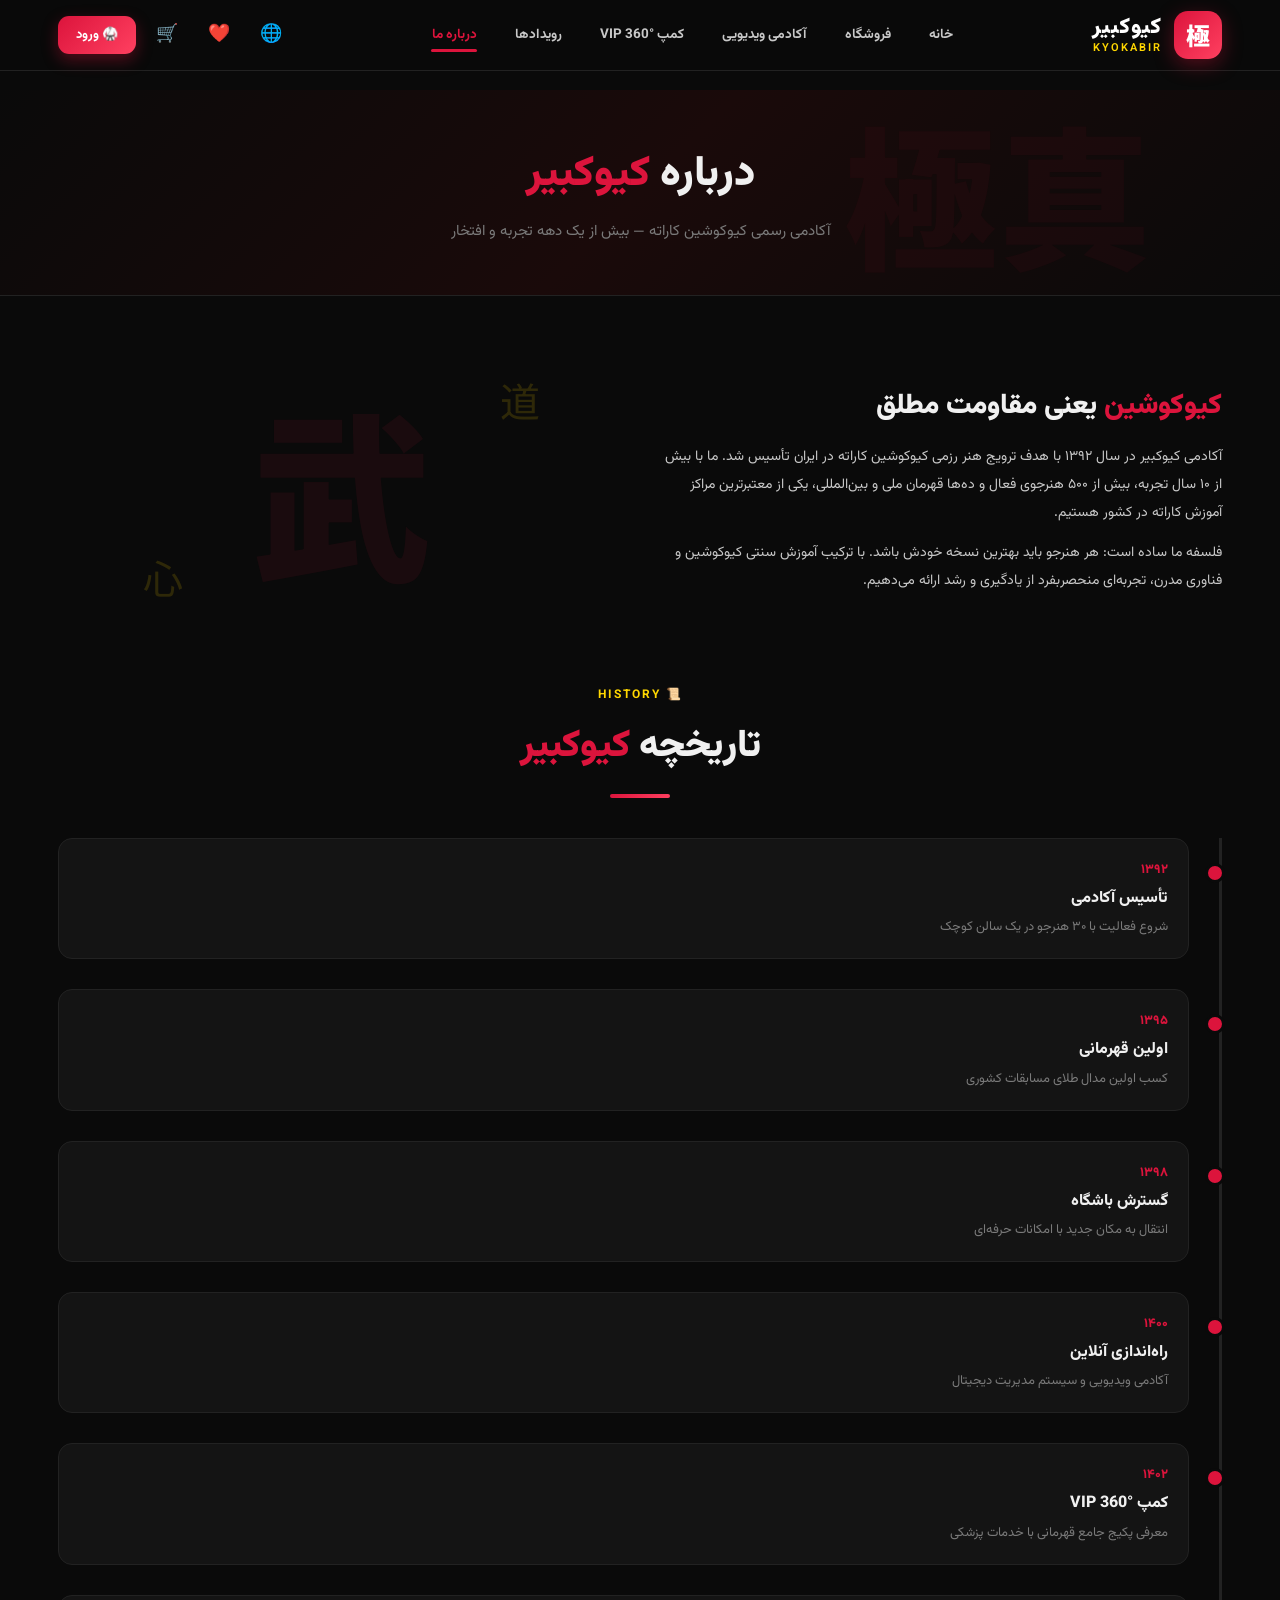
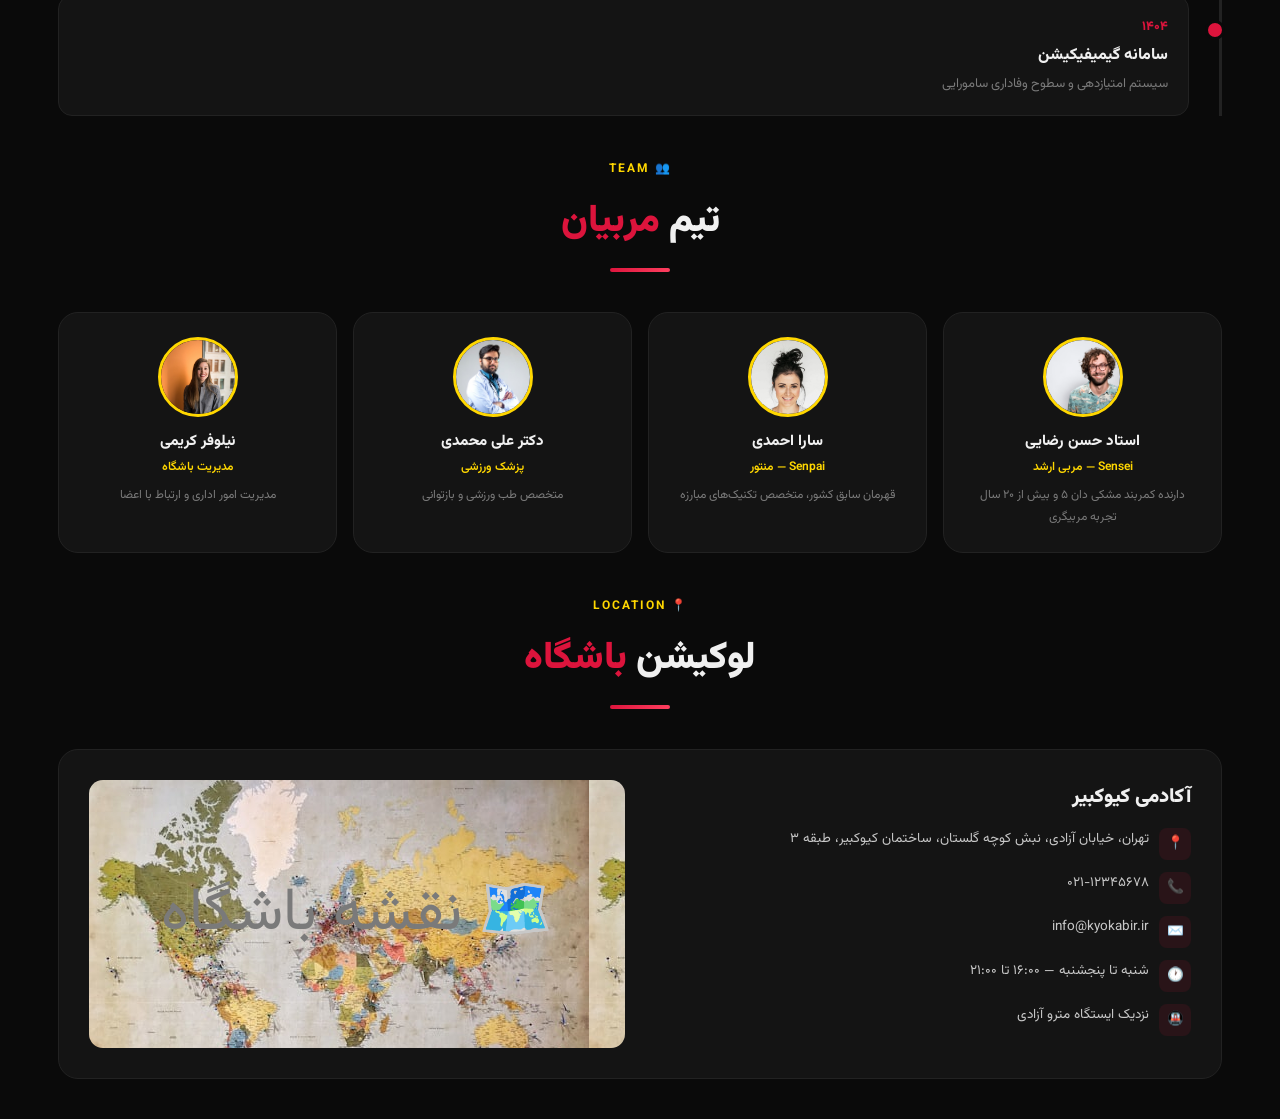
<file: about.html>
<!DOCTYPE html>
<html lang="fa" dir="rtl">
<head>
  <meta charset="UTF-8">
  <meta name="viewport" content="width=device-width, initial-scale=1.0">
  <title>درباره ما — KYOKABIR</title>
  <link rel="preconnect" href="https://fonts.googleapis.com">
  <link rel="preconnect" href="https://fonts.gstatic.com" crossorigin>
  <link href="https://fonts.googleapis.com/css2?family=Vazirmatn:wght@100..900&family=Noto+Sans+JP:wght@100..900&display=swap" rel="stylesheet">
  <link rel="stylesheet" href="css/style.css">
  <style>
    .about-top{margin-top:90px;padding:50px 0;text-align:center;background:linear-gradient(135deg,#0a0a0a,#1a0a0a,#0a0a0a);border-bottom:1px solid var(--line);position:relative;overflow:hidden;}
    .about-top::before{content:'極真';position:absolute;right:10%;top:50%;transform:translateY(-50%);font-size:clamp(80px,12vw,160px);font-family:var(--font-ja);color:rgba(220,20,60,.05);font-weight:900;}
    .about-top h1{font-size:clamp(28px,4vw,42px);font-weight:900;}
    .about-top .sub{color:var(--muted);margin-top:8px;}
    .about-sec{max-width:var(--maxw);margin-inline:auto;padding:40px 18px;}
    .about-intro{display:grid;grid-template-columns:1fr 1fr;gap:30px;align-items:center;margin-bottom:40px;}
    .about-intro .text h2{font-size:28px;font-weight:900;margin-bottom:12px;}
    .about-intro .text p{color:var(--ink2);font-size:14px;line-height:2;}
    .about-intro .visual{position:relative;display:grid;place-items:center;}
    .about-intro .visual .big{font-size:180px;font-family:var(--font-ja);color:rgba(220,20,60,.08);font-weight:900;}
    .about-intro .visual .kanji{position:absolute;font-size:40px;color:rgba(255,215,0,.15);font-family:var(--font-ja);}
    .about-intro .visual .kanji:nth-child(2){top:10%;right:15%;}
    .about-intro .visual .kanji:nth-child(3){bottom:10%;left:15%;}
    .timeline{position:relative;padding-right:30px;border-right:3px solid var(--line);margin:30px 0;}
    .timeline-item{position:relative;margin-bottom:30px;padding:20px;background:var(--bg-card);border:1px solid var(--line);border-radius:var(--r);}
    .timeline-item::before{content:'';position:absolute;right:-37px;top:24px;width:14px;height:14px;border-radius:50%;background:var(--red);border:3px solid var(--bg);box-shadow:var(--shadow-sm);}
    .timeline-item .year{font-size:13px;color:var(--red);font-weight:800;margin-bottom:4px;}
    .timeline-item h3{font-size:16px;font-weight:800;}
    .timeline-item p{font-size:13px;color:var(--muted);margin-top:4px;}
    .team-grid{display:grid;grid-template-columns:repeat(4,1fr);gap:16px;}
    .team-card{background:var(--bg-card);border:1px solid var(--line);border-radius:var(--r-lg);padding:24px;text-align:center;transition:.3s;}
    .team-card:hover{transform:translateY(-4px);box-shadow:var(--shadow);border-color:var(--line2);}
    .team-avatar{width:80px;height:80px;border-radius:50%;margin:0 auto 12px;background:var(--grad-red);display:grid;place-items:center;font-size:36px;border:3px solid var(--gold);}
    .team-card h3{font-size:15px;font-weight:800;}
    .team-card .role{font-size:12px;color:var(--gold);font-weight:600;margin-top:2px;}
    .team-card .bio{font-size:12px;color:var(--muted);margin-top:8px;line-height:1.8;}
    .location-card{background:var(--bg-card);border:1px solid var(--line);border-radius:var(--r-lg);padding:30px;display:grid;grid-template-columns:1fr 1fr;gap:30px;overflow:hidden;}
    .location-info h3{font-size:20px;font-weight:900;margin-bottom:14px;}
    .location-info .item{display:flex;gap:10px;margin-bottom:12px;font-size:13.5px;color:var(--ink2);}
    .location-info .item .ic{width:32px;height:32px;border-radius:8px;background:rgba(220,20,60,.1);color:var(--red);display:grid;place-items:center;flex-shrink:0;}
    .map-placeholder{background:var(--bg3);border-radius:var(--r);display:grid;place-items:center;font-size:60px;color:var(--muted);min-height:250px;}
    @media(max-width:760px){.about-intro{grid-template-columns:1fr;}.team-grid{grid-template-columns:repeat(2,1fr);}.location-card{grid-template-columns:1fr;}}
  </style>
</head>
<body>

<header class="site-header">
  <div class="container header-inner">
    <a href="index.html" class="logo"><div class="logo-icon">極</div><div class="logo-text"><div class="brand">کیوکبیر</div><div class="sub">KYOKABIR</div></div></a>
    <nav><a href="index.html">خانه</a><a href="shop.html">فروشگاه</a><a href="videos.html">آکادمی ویدیویی</a><a href="vip.html">کمپ VIP 360°</a><a href="events.html">رویدادها</a><a href="about.html" class="active">درباره ما</a></nav>
    <div class="header-actions"><button class="h-btn" onclick="KBA.toggleLang()">🌐</button><button class="h-btn">❤️<span class="badge fav-badge" style="display:none">0</span></button><button class="h-btn cart-btn">🛒<span class="badge cart-badge">0</span></button><button class="login-btn" onclick="KBA.showLogin()">🥋 ورود</button></div>
  </div>
</header>

<div class="about-top">
  <div class="container">
    <h1>درباره <span style="color:var(--red)">کیوکبیر</span></h1>
    <p class="sub">آکادمی رسمی کیوکوشین کاراته — بیش از یک دهه تجربه و افتخار</p>
  </div>
</div>

<div class="about-sec">
  <div class="about-intro">
    <div class="text">
      <h2><span style="color:var(--red)">کیوکوشین</span> یعنی مقاومت مطلق</h2>
      <p>آکادمی کیوکبیر در سال ۱۳۹۲ با هدف ترویج هنر رزمی کیوکوشین کاراته در ایران تأسیس شد. ما با بیش از ۱۰ سال تجربه، بیش از ۵۰۰ هنرجوی فعال و ده‌ها قهرمان ملی و بین‌المللی، یکی از معتبرترین مراکز آموزش کاراته در کشور هستیم.</p>
      <p style="margin-top:12px">فلسفه ما ساده است: هر هنرجو باید بهترین نسخه خودش باشد. با ترکیب آموزش سنتی کیوکوشین و فناوری مدرن، تجربه‌ای منحصربفرد از یادگیری و رشد ارائه می‌دهیم.</p>
    </div>
    <div class="visual">
      <div class="big">武</div>
      <div class="kanji">道</div>
      <div class="kanji">心</div>
    </div>
  </div>

  <!-- HISTORY -->
  <div class="section-head">
    <div class="eyebrow">📜 HISTORY</div>
    <h2>تاریخچه <span style="color:var(--red)">کیوکبیر</span></h2>
    <div class="deco-line"></div>
  </div>
  <div class="timeline">
    <div class="timeline-item"><div class="year">۱۳۹۲</div><h3>تأسیس آکادمی</h3><p>شروع فعالیت با ۳۰ هنرجو در یک سالن کوچک</p></div>
    <div class="timeline-item"><div class="year">۱۳۹۵</div><h3>اولین قهرمانی</h3><p>کسب اولین مدال طلای مسابقات کشوری</p></div>
    <div class="timeline-item"><div class="year">۱۳۹۸</div><h3>گسترش باشگاه</h3><p>انتقال به مکان جدید با امکانات حرفه‌ای</p></div>
    <div class="timeline-item"><div class="year">۱۴۰۰</div><h3>راه‌اندازی آنلاین</h3><p>آکادمی ویدیویی و سیستم مدیریت دیجیتال</p></div>
    <div class="timeline-item"><div class="year">۱۴۰۲</div><h3>کمپ VIP 360°</h3><p>معرفی پکیج جامع قهرمانی با خدمات پزشکی</p></div>
    <div class="timeline-item"><div class="year">۱۴۰۴</div><h3>سامانه گیمیفیکیشن</h3><p>سیستم امتیازدهی و سطوح وفاداری سامورایی</p></div>
  </div>

  <!-- TEAM -->
  <div class="section-head" style="margin-top:40px">
    <div class="eyebrow">👥 TEAM</div>
    <h2>تیم <span style="color:var(--red)">مربیان</span></h2>
    <div class="deco-line"></div>
  </div>
  <div class="team-grid" id="teamGrid"></div>

  <!-- LOCATION -->
  <div class="section-head" style="margin-top:40px">
    <div class="eyebrow">📍 LOCATION</div>
    <h2>لوکیشن <span style="color:var(--red)">باشگاه</span></h2>
    <div class="deco-line"></div>
  </div>
  <div class="location-card">
    <div class="location-info">
      <h3>آکادمی کیوکبیر</h3>
      <div class="item"><div class="ic">📍</div><div>تهران، خیابان آزادی، نبش کوچه گلستان، ساختمان کیوکبیر، طبقه ۳</div></div>
      <div class="item"><div class="ic">📞</div><div>۰۲۱-۱۲۳۴۵۶۷۸</div></div>
      <div class="item"><div class="ic">✉️</div><div>info@kyokabir.ir</div></div>
      <div class="item"><div class="ic">🕐</div><div>شنبه تا پنجشنبه — ۱۶:۰۰ تا ۲۱:۰۰</div></div>
      <div class="item"><div class="ic">🚇</div><div>نزدیک ایستگاه مترو آزادی</div></div>
    </div>
    <div class="map-placeholder" style="background-image:url('images/u-1524661135-423995f22d0b.jpg')">🗺️ نقشه باشگاه</div>
  </div>
</div>

<!-- AUTH MODAL -->
<div class="modal-overlay" id="authModal">
  <div class="modal" style="position:relative"><button class="close" onclick="KBA.closeLogin()">✕</button><div class="modal-icon">🥋</div><h3>ورود به حساب کاربری</h3><p>شماره موبایل خود را وارد کنید</p><div class="input-group"><input type="tel" placeholder="۰۹۱۲۳۴۵۶۷۸۹" maxlength="11"><label>شماره موبایل</label></div><button class="btn btn-red" style="width:100%" onclick="KBA.toast('کد تایید ارسال شد')">ارسال کد تایید</button><div style="margin-top:20px;border-top:1px solid var(--line);padding-top:16px"><div class="otp-row"><input type="text" class="otp-box" maxlength="1"><input type="text" class="otp-box" maxlength="1"><input type="text" class="otp-box" maxlength="1"><input type="text" class="otp-box" maxlength="1"><input type="text" class="otp-box" maxlength="1"></div><button class="btn btn-red" style="width:100%" onclick="KBA.closeLogin();KBA.toast('ورود موفق!')">تایید و ورود</button></div></div>
</div>
<div class="toast-zone"></div>
<button class="back-top" onclick="window.scrollTo({top:0,behavior:'smooth'})">↑</button>

<script src="js/data.js"></script>
<script src="js/i18n.js"></script>
<script src="js/main.js"></script>
</body>
</html>
</file>
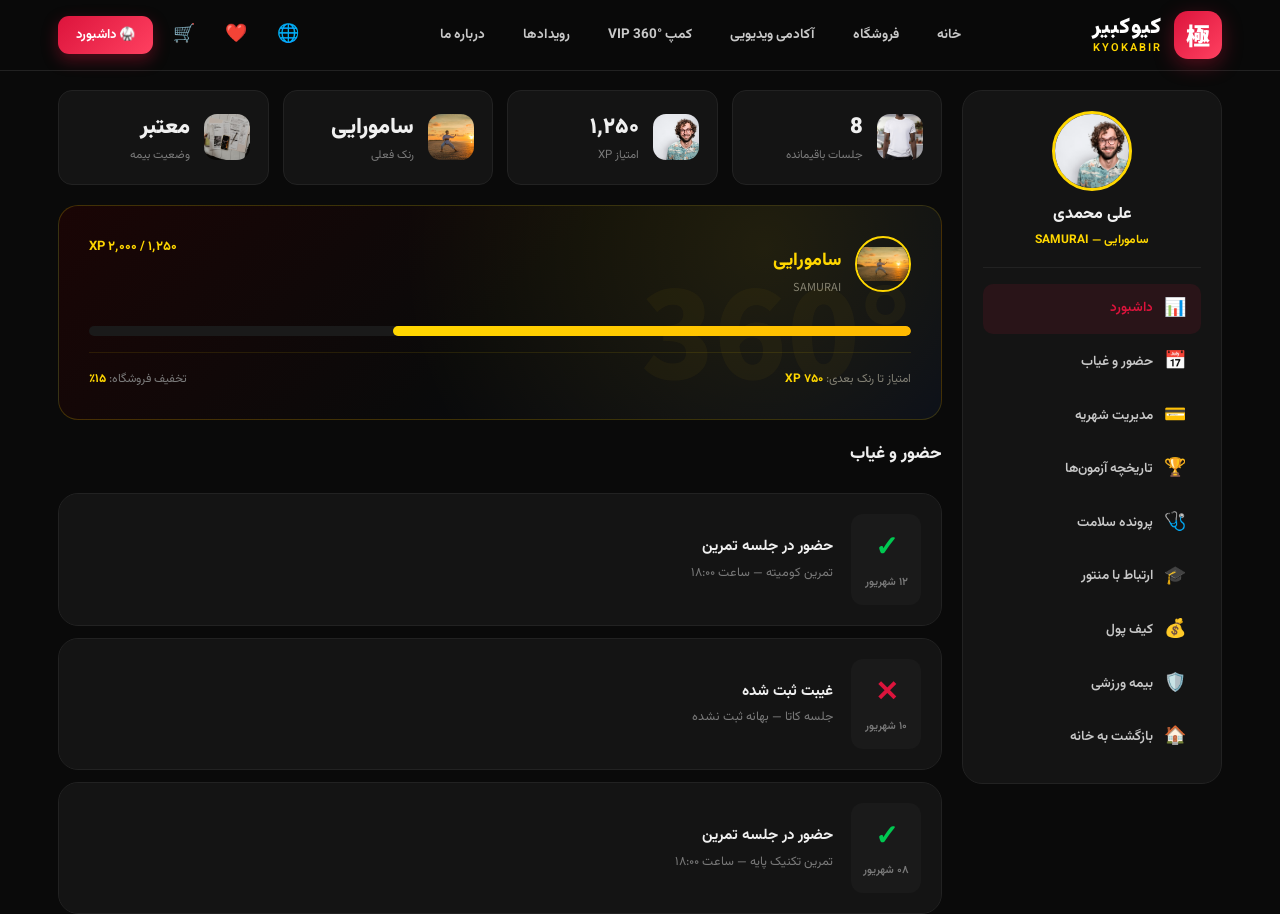
<file: dashboard.html>
<!DOCTYPE html>
<html lang="fa" dir="rtl">
<head>
  <meta charset="UTF-8">
  <meta name="viewport" content="width=device-width, initial-scale=1.0">
  <title>داشبورد هنرجو — KYOKABIR</title>
  <link rel="preconnect" href="https://fonts.googleapis.com">
  <link rel="preconnect" href="https://fonts.gstatic.com" crossorigin>
  <link href="https://fonts.googleapis.com/css2?family=Vazirmatn:wght@100..900&family=Noto+Sans+JP:wght@100..900&display=swap" rel="stylesheet">
  <link rel="stylesheet" href="css/style.css">
</head>
<body>

<header class="site-header">
  <div class="container header-inner">
    <a href="index.html" class="logo"><div class="logo-icon">極</div><div class="logo-text"><div class="brand">کیوکبیر</div><div class="sub">KYOKABIR</div></div></a>
    <nav><a href="index.html">خانه</a><a href="shop.html">فروشگاه</a><a href="videos.html">آکادمی ویدیویی</a><a href="vip.html">کمپ VIP 360°</a><a href="events.html">رویدادها</a><a href="about.html">درباره ما</a></nav>
    <div class="header-actions"><button class="h-btn" onclick="KBA.toggleLang()">🌐</button><button class="h-btn">❤️<span class="badge fav-badge" style="display:none">0</span></button><button class="h-btn cart-btn">🛒<span class="badge cart-badge">0</span></button><button class="login-btn" onclick="KBA.showLogin()">🥋 داشبورد</button></div>
  </div>
</header>

<div class="container dash-layout">
  <aside class="dash-sidebar">
    <div class="dash-user">
      <div class="dash-avatar"><img src="images/u-1568602471122-7832951cc4c5.jpg" alt="علی محمدی"></div>
      <div class="dash-name">علی محمدی</div>
      <div class="dash-rank">سامورایی — SAMURAI</div>
    </div>
    <ul class="dash-nav">
      <li><a href="#" class="active"><span class="ic">📊</span>داشبورد</a></li>
      <li><a href="#"><span class="ic">📅</span>حضور و غیاب</a></li>
      <li><a href="#"><span class="ic">💳</span>مدیریت شهریه</a></li>
      <li><a href="#"><span class="ic">🏆</span>تاریخچه آزمون‌ها</a></li>
      <li><a href="#"><span class="ic">🩺</span>پرونده سلامت</a></li>
      <li><a href="#"><span class="ic">🎓</span>ارتباط با منتور</a></li>
      <li><a href="#"><span class="ic">💰</span>کیف پول</a></li>
      <li><a href="#"><span class="ic">🛡️</span>بیمه ورزشی</a></li>
      <li><a href="index.html"><span class="ic">🏠</span>بازگشت به خانه</a></li>
    </ul>
  </aside>
  <div class="dash-main"></div>
</div>

<!-- AUTH MODAL -->
<div class="modal-overlay" id="authModal">
  <div class="modal" style="position:relative"><button class="close" onclick="KBA.closeLogin()">✕</button><div class="modal-icon">🥋</div><h3>ورود به حساب کاربری</h3><p>شماره موبایل خود را وارد کنید</p><div class="input-group"><input type="tel" placeholder="۰۹۱۲۳۴۵۶۷۸۹" maxlength="11"><label>شماره موبایل</label></div><button class="btn btn-red" style="width:100%" onclick="KBA.toast('کد تایید ارسال شد')">ارسال کد تایید</button><div style="margin-top:20px;border-top:1px solid var(--line);padding-top:16px"><div class="otp-row"><input type="text" class="otp-box" maxlength="1"><input type="text" class="otp-box" maxlength="1"><input type="text" class="otp-box" maxlength="1"><input type="text" class="otp-box" maxlength="1"><input type="text" class="otp-box" maxlength="1"></div><button class="btn btn-red" style="width:100%" onclick="KBA.closeLogin();KBA.toast('ورود موفق!')">تایید و ورود</button></div></div>
</div>
<div class="toast-zone"></div>
<button class="back-top" onclick="window.scrollTo({top:0,behavior:'smooth'})">↑</button>

<script src="js/data.js"></script>
<script src="js/i18n.js"></script>
<script src="js/main.js"></script>
</body>
</html>
</file>
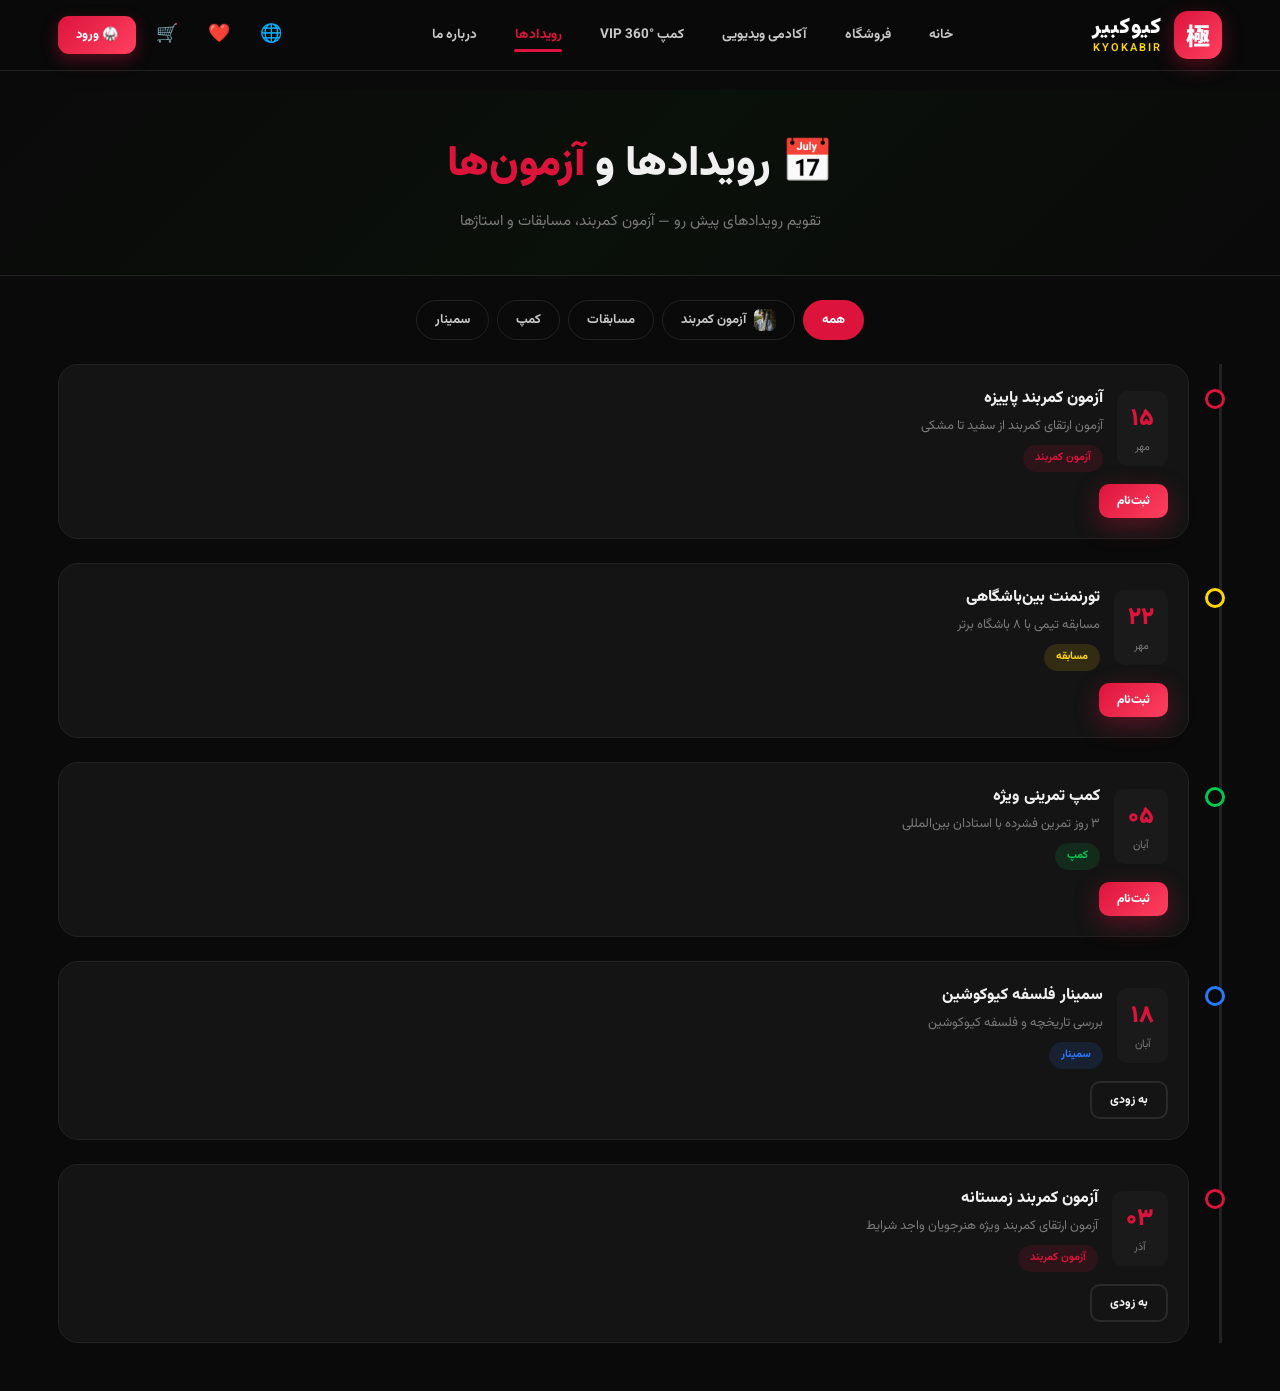
<file: events.html>
<!DOCTYPE html>
<html lang="fa" dir="rtl">
<head>
  <meta charset="UTF-8">
  <meta name="viewport" content="width=device-width, initial-scale=1.0">
  <title>رویدادها و آزمون‌ها — KYOKABIR</title>
  <link rel="preconnect" href="https://fonts.googleapis.com">
  <link rel="preconnect" href="https://fonts.gstatic.com" crossorigin>
  <link href="https://fonts.googleapis.com/css2?family=Vazirmatn:wght@100..900&family=Noto+Sans+JP:wght@100..900&display=swap" rel="stylesheet">
  <link rel="stylesheet" href="css/style.css">
  <style>
    .evt-top{margin-top:90px;padding:40px 0;text-align:center;background:linear-gradient(135deg,#0a0a0a,#0a100a,#0a0a0a);border-bottom:1px solid var(--line);}
    .evt-top h1{font-size:clamp(28px,4vw,42px);font-weight:900;}
    .evt-top .sub{color:var(--muted);margin-top:8px;}
    .evt-content{max-width:var(--maxw);margin-inline:auto;padding:24px 18px;}
    .evt-tabs{display:flex;gap:8px;justify-content:center;flex-wrap:wrap;margin-bottom:24px;}
    .evt-tab{padding:8px 18px;border-radius:99px;font-size:13px;font-weight:700;border:1px solid var(--line);background:transparent;color:var(--ink2);transition:.2s;cursor:pointer;}
    .evt-tab:hover{border-color:var(--red);color:var(--red);}
    .evt-tab.active{background:var(--red);color:#fff;border-color:var(--red);}
    .evt-timeline{position:relative;padding-right:30px;border-right:3px solid var(--line);margin-top:20px;}
    .tl-item{position:relative;margin-bottom:24px;padding:20px;background:var(--bg-card);border:1px solid var(--line);border-radius:var(--r-lg);transition:.3s;}
    .tl-item:hover{border-color:var(--line2);box-shadow:var(--shadow);}
    .tl-item::before{content:'';position:absolute;right:-37px;top:24px;width:14px;height:14px;border-radius:50%;border:3px solid;background:var(--bg);box-shadow:var(--shadow-sm);}
    .tl-item.exam::before{border-color:var(--red);}
    .tl-item.competition::before{border-color:var(--gold);}
    .tl-item.camp::before{border-color:var(--green);}
    .tl-item.seminar::before{border-color:var(--blue);}
    .tl-header{display:flex;align-items:center;gap:14px;flex-wrap:wrap;}
    .tl-date{background:var(--bg3);border-radius:10px;padding:8px 14px;text-align:center;flex-shrink:0;}
    .tl-date .day{font-size:24px;font-weight:900;color:var(--red);}
    .tl-date .month{font-size:11px;color:var(--muted);}
    .tl-info{flex:1;}
    .tl-info h3{font-size:16px;font-weight:800;}
    .tl-info p{font-size:13px;color:var(--muted);margin-top:3px;}
    .tl-tag{display:inline-flex;padding:4px 12px;border-radius:99px;font-size:11px;font-weight:700;margin-top:8px;}
    .tl-tag.exam{background:rgba(220,20,60,.12);color:var(--red);}
    .tl-tag.competition{background:rgba(255,215,0,.12);color:var(--gold);}
    .tl-tag.camp{background:rgba(0,200,81,.12);color:var(--green);}
    .tl-tag.seminar{background:rgba(41,121,255,.12);color:var(--blue);}
    .tl-action{display:flex;gap:8px;margin-top:12px;}
    .tl-action .btn{padding:8px 18px;font-size:12px;border-radius:10px;}
    .evt-tab{display:inline-flex;align-items:center;gap:8px;}
    .evt-tab .tab-ic{width:22px;height:22px;border-radius:6px;background-size:cover;background-position:center;display:inline-block;flex-shrink:0;}
    @media(max-width:760px){.evt-timeline{padding-right:10px;border-right:none;}.tl-item::before{display:none;}}
  </style>
</head>
<body>

<header class="site-header">
  <div class="container header-inner">
    <a href="index.html" class="logo"><div class="logo-icon">極</div><div class="logo-text"><div class="brand">کیوکبیر</div><div class="sub">KYOKABIR</div></div></a>
    <nav><a href="index.html">خانه</a><a href="shop.html">فروشگاه</a><a href="videos.html">آکادمی ویدیویی</a><a href="vip.html">کمپ VIP 360°</a><a href="events.html" class="active">رویدادها</a><a href="about.html">درباره ما</a></nav>
    <div class="header-actions"><button class="h-btn" onclick="KBA.toggleLang()">🌐</button><button class="h-btn">❤️<span class="badge fav-badge" style="display:none">0</span></button><button class="h-btn cart-btn">🛒<span class="badge cart-badge">0</span></button><button class="login-btn" onclick="KBA.showLogin()">🥋 ورود</button></div>
  </div>
</header>

<div class="evt-top">
  <div class="container">
    <h1>📅 رویدادها و <span style="color:var(--red)">آزمون‌ها</span></h1>
    <p class="sub">تقویم رویدادهای پیش رو — آزمون کمربند، مسابقات و استاژها</p>
  </div>
</div>

<div class="evt-content">
  <div class="evt-tabs">
    <button class="evt-tab active" onclick="filterEvt('all',this)">همه</button>
    <button class="evt-tab" onclick="filterEvt('exam',this)"><span class="tab-ic" style="background-image:url('images/u-1560631820-7f68897fd447.jpg')"></span>آزمون کمربند</button>
    <button class="evt-tab" onclick="filterEvt('competition',this)">مسابقات</button>
    <button class="evt-tab" onclick="filterEvt('camp',this)">کمپ</button>
    <button class="evt-tab" onclick="filterEvt('seminar',this)">سمینار</button>
  </div>
  <div class="evt-timeline" id="evtTimeline"></div>
</div>

<!-- AUTH MODAL -->
<div class="modal-overlay" id="authModal">
  <div class="modal" style="position:relative"><button class="close" onclick="KBA.closeLogin()">✕</button><div class="modal-icon">🥋</div><h3>ورود به حساب کاربری</h3><p>شماره موبایل خود را وارد کنید</p><div class="input-group"><input type="tel" placeholder="۰۹۱۲۳۴۵۶۷۸۹" maxlength="11"><label>شماره موبایل</label></div><button class="btn btn-red" style="width:100%" onclick="KBA.toast('کد تایید ارسال شد')">ارسال کد تایید</button><div style="margin-top:20px;border-top:1px solid var(--line);padding-top:16px"><div class="otp-row"><input type="text" class="otp-box" maxlength="1"><input type="text" class="otp-box" maxlength="1"><input type="text" class="otp-box" maxlength="1"><input type="text" class="otp-box" maxlength="1"><input type="text" class="otp-box" maxlength="1"></div><button class="btn btn-red" style="width:100%" onclick="KBA.closeLogin();KBA.toast('ورود موفق!')">تایید و ورود</button></div></div>
</div>
<div class="toast-zone"></div>
<button class="back-top" onclick="window.scrollTo({top:0,behavior:'smooth'})">↑</button>

<script src="js/data.js"></script>
<script src="js/i18n.js"></script>
<script src="js/main.js"></script>
<script>
const typeLabels = { exam: 'آزمون کمربند', competition: 'مسابقه', camp: 'کمپ', seminar: 'سمینار' };
let evtFilter = 'all';

function filterEvt(type, btn) {
  evtFilter = type;
  $$('.evt-tab').forEach(b => b.classList.remove('active'));
  if (btn) btn.classList.add('active');
  renderEvents();
}

function renderEvents() {
  const list = evtFilter === 'all' ? EVENTS : EVENTS.filter(e => e.type === evtFilter);
  document.getElementById('evtTimeline').innerHTML = list.map(e => `
    <div class="tl-item ${e.type}">
      <div class="tl-header">
        <div class="tl-date"><div class="day">${e.day}</div><div class="month">${e.month}</div></div>
        <div class="tl-info">
          <h3>${L(e.title)}</h3>
          <p>${L(e.desc)}</p>
          <span class="tl-tag ${e.type}">${typeLabels[e.type]}</span>
        </div>
      </div>
      <div class="tl-action">
        ${e.reg ? `<button class="btn btn-red" onclick="KBA.toast('ثبت‌نام شد!')">ثبت‌نام</button>` : `<button class="btn btn-outline" disabled>به زودی</button>`}
      </div>
    </div>
  `).join('');
}

const $ = s => document.querySelector(s);
const $$ = s => document.querySelectorAll(s);

document.addEventListener('DOMContentLoaded', renderEvents);
</script>
</body>
</html>
</file>
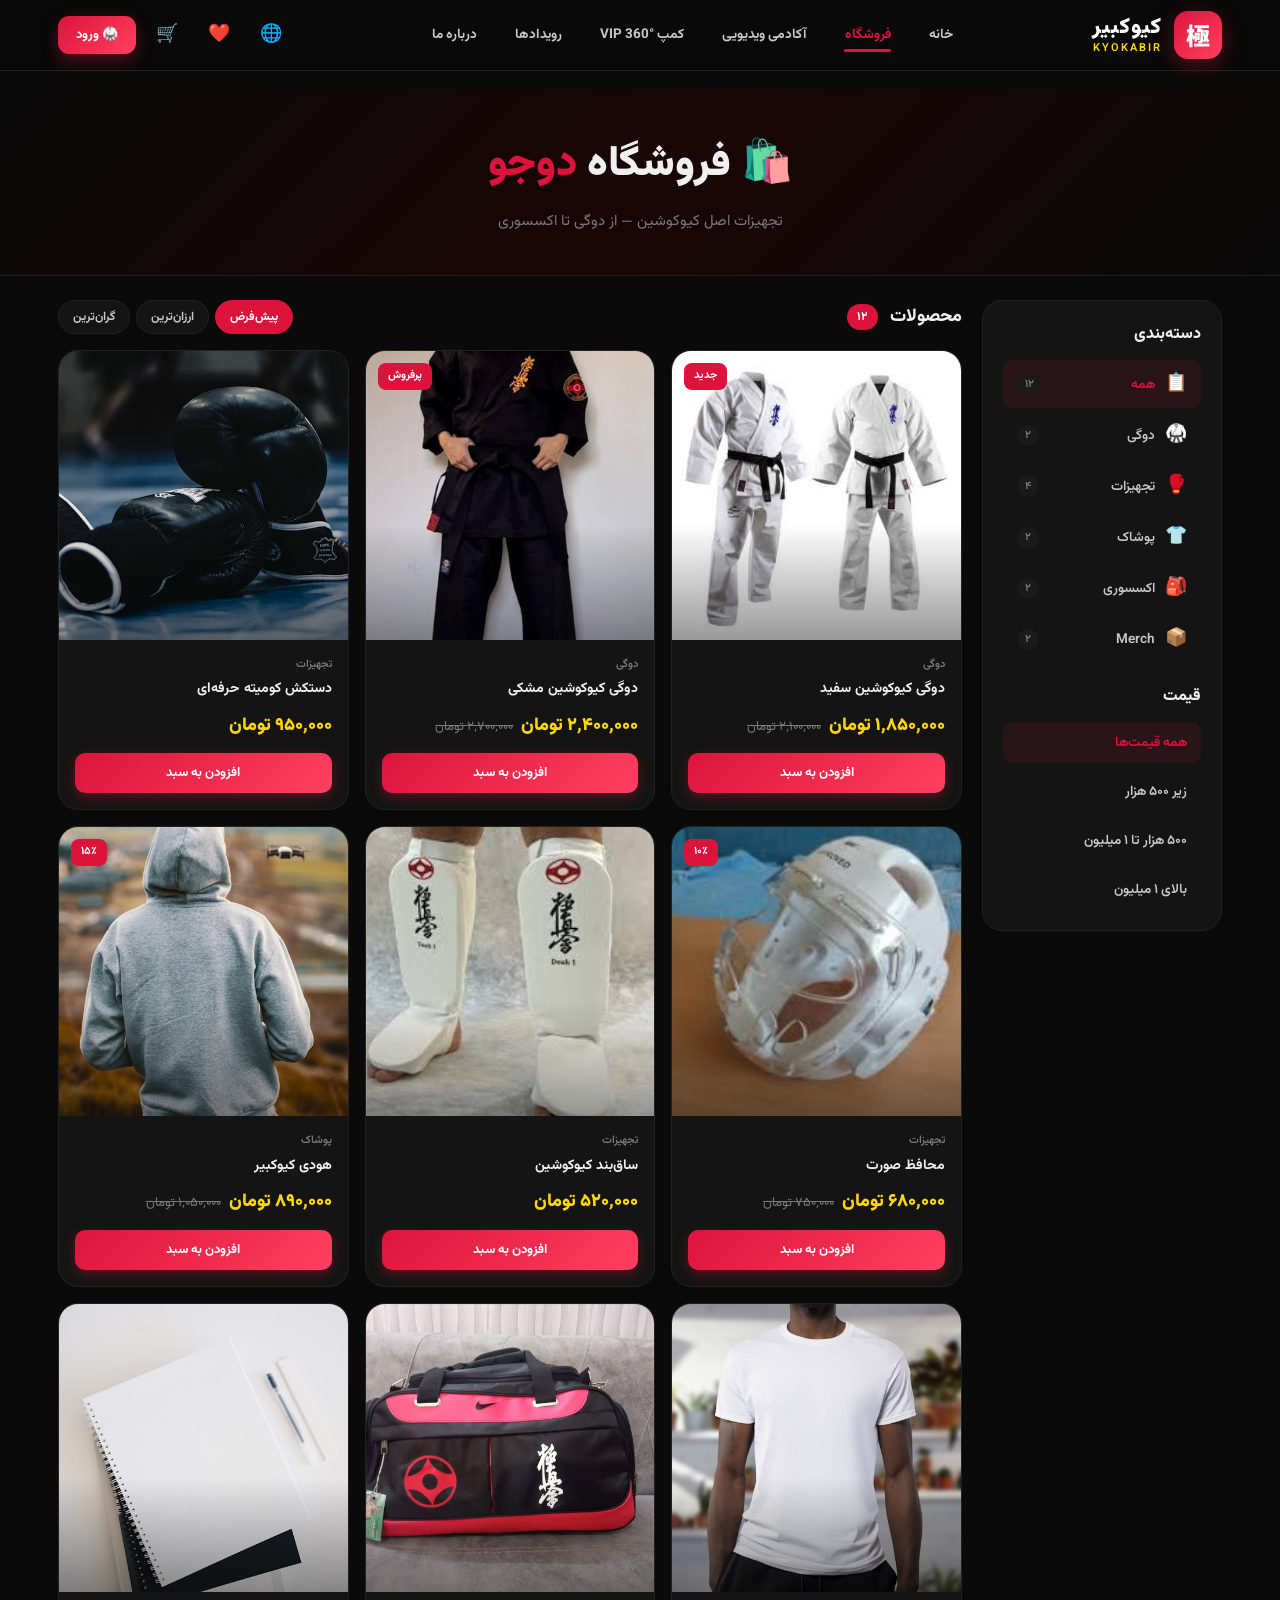
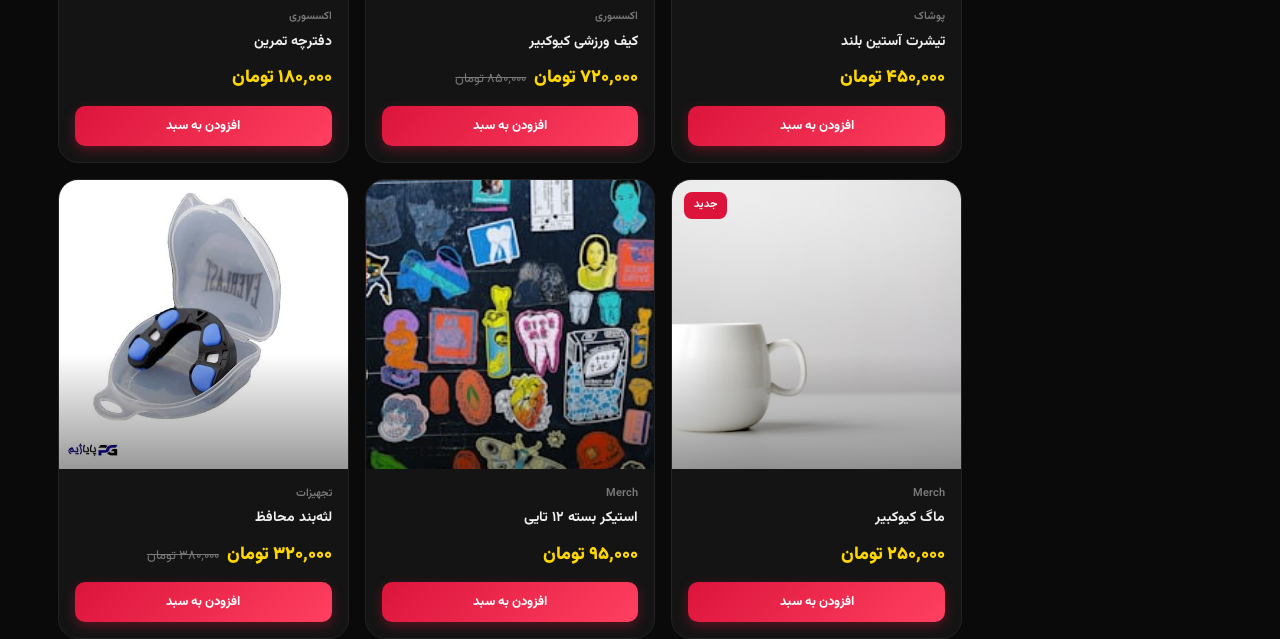
<file: shop.html>
<!DOCTYPE html>
<html lang="fa" dir="rtl">
<head>
  <meta charset="UTF-8">
  <meta name="viewport" content="width=device-width, initial-scale=1.0">
  <title>فروشگاه دوجو — KYOKABIR</title>
  <link rel="preconnect" href="https://fonts.googleapis.com">
  <link rel="preconnect" href="https://fonts.gstatic.com" crossorigin>
  <link href="https://fonts.googleapis.com/css2?family=Vazirmatn:wght@100..900&family=Noto+Sans+JP:wght@100..900&display=swap" rel="stylesheet">
  <link rel="stylesheet" href="css/style.css">
  <style>
    .shop-header{margin-top:90px;padding:40px 0;text-align:center;background:linear-gradient(135deg,#0a0a0a,#1a0505,#0a0a0a);border-bottom:1px solid var(--line);}
    .shop-header h1{font-size:clamp(28px,4vw,42px);font-weight:900;}
    .shop-header .sub{color:var(--muted);margin-top:8px;}
    .shop-layout{display:grid;grid-template-columns:240px 1fr;gap:20px;margin-top:24px;min-height:60vh;}
    .filter-card{background:var(--bg-card);border:1px solid var(--line);border-radius:var(--r-lg);padding:20px;position:sticky;top:90px;height:fit-content;}
    .filter-card h3{font-size:16px;font-weight:800;margin-bottom:12px;}
    .filter-list{display:grid;gap:3px;}
    .filter-opt{display:flex;align-items:center;gap:10px;padding:10px 14px;border-radius:10px;font-size:13.5px;font-weight:600;color:var(--ink2);transition:.15s;width:100%;text-align:start;}
    .filter-opt:hover{background:rgba(255,255,255,.05);}
    .filter-opt.active{background:rgba(220,20,60,.1);color:var(--red);}
    .filter-opt .e{font-size:18px;}
    .filter-opt .cnt{margin-inline-start:auto;font-size:11px;color:var(--muted);background:var(--bg3);border-radius:99px;padding:2px 8px;}
    .shop-toolbar{display:flex;align-items:center;gap:12px;flex-wrap:wrap;margin-bottom:16px;}
    .shop-toolbar h2{font-size:18px;font-weight:800;}
    .shop-toolbar .count{background:var(--red);color:#fff;padding:3px 10px;border-radius:99px;font-size:12px;font-weight:700;}
    .shop-toolbar .sort{margin-inline-start:auto;display:flex;gap:6px;}
    .shop-toolbar .sort button{padding:7px 14px;border-radius:99px;background:var(--bg-card);border:1px solid var(--line);font-size:12px;font-weight:700;color:var(--ink2);transition:.15s;}
    .shop-toolbar .sort button:hover,.shop-toolbar .sort button.active{background:var(--red);color:#fff;border-color:var(--red);}
    @media(max-width:760px){.shop-layout{grid-template-columns:1fr;}.filter-card{position:static;}}
  </style>
</head>
<body>

<!-- HEADER -->
<header class="site-header">
  <div class="container header-inner">
    <a href="index.html" class="logo">
      <div class="logo-icon">極</div>
      <div class="logo-text"><div class="brand">کیوکبیر</div><div class="sub">KYOKABIR</div></div>
    </a>
    <nav>
      <a href="index.html">خانه</a>
      <a href="shop.html" class="active">فروشگاه</a>
      <a href="videos.html">آکادمی ویدیویی</a>
      <a href="vip.html">کمپ VIP 360°</a>
      <a href="events.html">رویدادها</a>
      <a href="about.html">درباره ما</a>
    </nav>
    <div class="header-actions">
      <button class="h-btn" onclick="KBA.toggleLang()">🌐</button>
      <button class="h-btn">❤️<span class="badge fav-badge" style="display:none">0</span></button>
      <button class="h-btn cart-btn">🛒<span class="badge cart-badge">0</span></button>
      <button class="login-btn" onclick="KBA.showLogin()">🥋 ورود</button>
    </div>
  </div>
</header>

<!-- SHOP HEADER -->
<div class="shop-header">
  <div class="container">
    <h1>🛍️ فروشگاه <span style="color:var(--red)">دوجو</span></h1>
    <p class="sub">تجهیزات اصل کیوکوشین — از دوگی تا اکسسوری</p>
  </div>
</div>

<!-- SHOP LAYOUT -->
<div class="container shop-layout">
  <!-- FILTER -->
  <aside class="filter-card">
    <h3>دسته‌بندی</h3>
    <div class="filter-list" id="filterList"></div>
    <h3 style="margin-top:20px">قیمت</h3>
    <div style="display:grid;gap:8px;margin-top:8px">
      <button class="filter-opt active" onclick="filterPrice('all')" data-price="all">همه قیمت‌ها</button>
      <button class="filter-opt" onclick="filterPrice('low')" data-price="low">زیر ۵۰۰ هزار</button>
      <button class="filter-opt" onclick="filterPrice('mid')" data-price="mid">۵۰۰ هزار تا ۱ میلیون</button>
      <button class="filter-opt" onclick="filterPrice('high')" data-price="high">بالای ۱ میلیون</button>
    </div>
  </aside>

  <!-- PRODUCTS -->
  <div>
    <div class="shop-toolbar">
      <h2>محصولات</h2>
      <span class="count" id="prodCount">۱۲</span>
      <div class="sort">
        <button class="active" onclick="sortProducts('default',this)">پیش‌فرض</button>
        <button onclick="sortProducts('cheap',this)">ارزان‌ترین</button>
        <button onclick="sortProducts('expensive',this)">گران‌ترین</button>
      </div>
    </div>
    <div id="shopAll" class="products-grid"></div>
  </div>
</div>

<!-- AUTH MODAL -->
<div class="modal-overlay" id="authModal">
  <div class="modal" style="position:relative">
    <button class="close" onclick="KBA.closeLogin()">✕</button>
    <div class="modal-icon">🥋</div>
    <h3>ورود به حساب کاربری</h3>
    <p>شماره موبایل خود را وارد کنید</p>
    <div class="input-group"><input type="tel" placeholder="۰۹۱۲۳۴۵۶۷۸۹" maxlength="11"><label>شماره موبایل</label></div>
    <button class="btn btn-red" style="width:100%" onclick="KBA.toast('کد تایید ارسال شد')">ارسال کد تایید</button>
    <div style="margin-top:20px;border-top:1px solid var(--line);padding-top:16px">
      <div class="otp-row"><input type="text" class="otp-box" maxlength="1"><input type="text" class="otp-box" maxlength="1"><input type="text" class="otp-box" maxlength="1"><input type="text" class="otp-box" maxlength="1"><input type="text" class="otp-box" maxlength="1"></div>
      <button class="btn btn-red" style="width:100%" onclick="KBA.closeLogin();KBA.toast('ورود موفق!')">تایید و ورود</button>
    </div>
  </div>
</div>

<div class="toast-zone"></div>
<button class="back-top" onclick="window.scrollTo({top:0,behavior:'smooth'})">↑</button>

<script src="js/data.js"></script>
<script src="js/i18n.js"></script>
<script src="js/main.js"></script>
<script>
let activeCat = 'all';
let activePrice = 'all';
let activeSort = 'default';

function filterCat(cat) {
  activeCat = cat;
  $$('.filter-opt[data-cat]').forEach(b => b.classList.toggle('active', b.dataset.cat === cat));
  renderFiltered();
}
function filterPrice(p) {
  activePrice = p;
  $$('.filter-opt[data-price]').forEach(b => b.classList.toggle('active', b.dataset.price === p));
  renderFiltered();
}
function sortProducts(s, btn) {
  activeSort = s;
  $$('.sort button').forEach(b => b.classList.remove('active'));
  if (btn) btn.classList.add('active');
  renderFiltered();
}

function renderFiltered() {
  let list = [...PRODUCTS];
  if (activeCat !== 'all') list = list.filter(p => p.cat === activeCat);
  if (activePrice === 'low') list = list.filter(p => p.price < 500000);
  else if (activePrice === 'mid') list = list.filter(p => p.price >= 500000 && p.price <= 1000000);
  else if (activePrice === 'high') list = list.filter(p => p.price > 1000000);
  if (activeSort === 'cheap') list.sort((a, b) => a.price - b.price);
  else if (activeSort === 'expensive') list.sort((a, b) => b.price - a.price);
  document.getElementById('prodCount').textContent = num(list.length);
  KBA.renderProducts('#shopAll', list);
}

document.addEventListener('DOMContentLoaded', () => {
  const fl = document.getElementById('filterList');
  fl.innerHTML = `<button class="filter-opt active" data-cat="all" onclick="filterCat('all')"><span class="e">📋</span>همه<span class="cnt">${num(PRODUCTS.length)}</span></button>` +
    CATS.map(c => {
      const cnt = PRODUCTS.filter(p => p.cat === c.id).length;
      return `<button class="filter-opt" data-cat="${c.id}" onclick="filterCat('${c.id}')"><span class="e">${c.emoji}</span>${c.fa}<span class="cnt">${num(cnt)}</span></button>`;
    }).join('');
  renderFiltered();
});

const $ = s => document.querySelector(s);
const $$ = s => document.querySelectorAll(s);
</script>
</body>
</html>
</file>
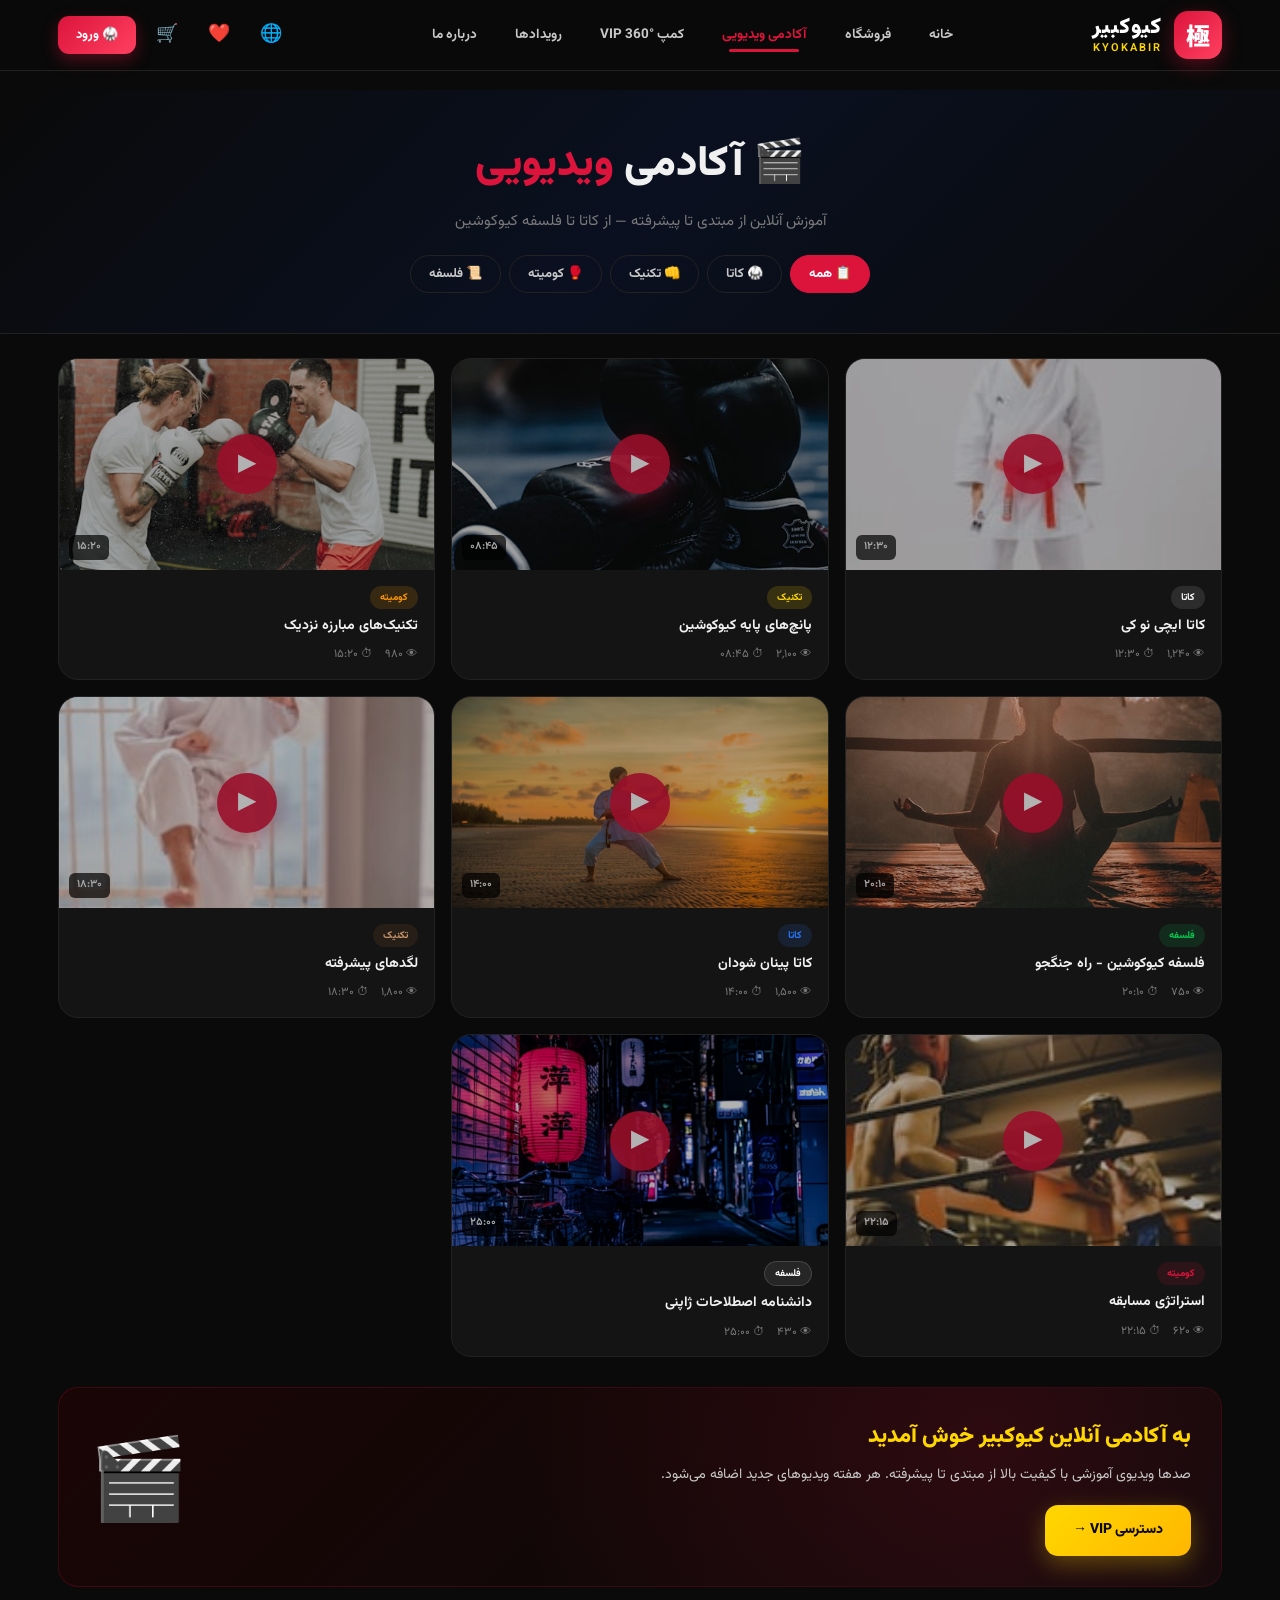
<file: videos.html>
<!DOCTYPE html>
<html lang="fa" dir="rtl">
<head>
  <meta charset="UTF-8">
  <meta name="viewport" content="width=device-width, initial-scale=1.0">
  <title>آکادمی ویدیویی — KYOKABIR</title>
  <link rel="preconnect" href="https://fonts.googleapis.com">
  <link rel="preconnect" href="https://fonts.gstatic.com" crossorigin>
  <link href="https://fonts.googleapis.com/css2?family=Vazirmatn:wght@100..900&family=Noto+Sans+JP:wght@100..900&display=swap" rel="stylesheet">
  <link rel="stylesheet" href="css/style.css">
  <style>
    .vid-header{margin-top:90px;padding:40px 0;text-align:center;background:linear-gradient(135deg,#0a0a0a,#0a1020,#0a0a0a);border-bottom:1px solid var(--line);}
    .vid-header h1{font-size:clamp(28px,4vw,42px);font-weight:900;}
    .vid-header .sub{color:var(--muted);margin-top:8px;}
    .vid-filters{display:flex;gap:8px;justify-content:center;flex-wrap:wrap;margin-top:20px;}
    .vid-filter{padding:8px 18px;border-radius:99px;font-size:13px;font-weight:700;border:1px solid var(--line);background:transparent;color:var(--ink2);transition:.2s;cursor:pointer;}
    .vid-filter:hover{border-color:var(--red);color:var(--red);}
    .vid-filter.active{background:var(--red);color:#fff;border-color:var(--red);}
    .vid-content{max-width:var(--maxw);margin-inline:auto;padding:24px 18px;}
    .vid-grid{display:grid;grid-template-columns:repeat(auto-fill,minmax(300px,1fr));gap:16px;}
    .vid-empty{text-align:center;padding:60px 20px;color:var(--muted);}
    .vid-empty .big{font-size:60px;}
    .vid-promo{margin-top:30px;background:linear-gradient(135deg,#1a0505,#0a0a0a);border:1px solid rgba(220,20,60,.2);border-radius:var(--r-lg);padding:30px;display:flex;align-items:center;gap:30px;overflow:hidden;position:relative;}
    .vid-promo::before{content:'';position:absolute;inset:0;background:radial-gradient(circle at 80% 30%,rgba(220,20,60,.15),transparent 50%);}
    .vid-promo .content{position:relative;z-index:2;flex:1;}
    .vid-promo h3{font-size:22px;font-weight:900;margin-bottom:8px;}
    .vid-promo p{color:var(--ink2);font-size:14px;line-height:1.8;}
    .vid-promo .emoji{font-size:80px;position:relative;z-index:2;animation:floaty 4s ease-in-out infinite;}
    @keyframes floaty{0%,100%{transform:translateY(0);}50%{transform:translateY(-12px);}}
    @media(max-width:760px){.vid-grid{grid-template-columns:1fr;}.vid-promo{flex-direction:column;text-align:center;}.vid-promo .emoji{font-size:60px;}}
  </style>
</head>
<body>

<header class="site-header">
  <div class="container header-inner">
    <a href="index.html" class="logo"><div class="logo-icon">極</div><div class="logo-text"><div class="brand">کیوکبیر</div><div class="sub">KYOKABIR</div></div></a>
    <nav><a href="index.html">خانه</a><a href="shop.html">فروشگاه</a><a href="videos.html" class="active">آکادمی ویدیویی</a><a href="vip.html">کمپ VIP 360°</a><a href="events.html">رویدادها</a><a href="about.html">درباره ما</a></nav>
    <div class="header-actions"><button class="h-btn" onclick="KBA.toggleLang()">🌐</button><button class="h-btn">❤️<span class="badge fav-badge" style="display:none">0</span></button><button class="h-btn cart-btn">🛒<span class="badge cart-badge">0</span></button><button class="login-btn" onclick="KBA.showLogin()">🥋 ورود</button></div>
  </div>
</header>

<div class="vid-header">
  <div class="container">
    <h1>🎬 آکادمی <span style="color:var(--red)">ویدیویی</span></h1>
    <p class="sub">آموزش آنلاین از مبتدی تا پیشرفته — از کاتا تا فلسفه کیوکوشین</p>
    <div class="vid-filters" id="vidFilters"></div>
  </div>
</div>

<div class="vid-content">
  <div class="vid-grid" id="vidGrid"></div>

  <div class="vid-promo">
    <div class="content">
      <h3 style="color:var(--gold)">به آکادمی آنلاین کیوکبیر خوش آمدید</h3>
      <p>صدها ویدیوی آموزشی با کیفیت بالا از مبتدی تا پیشرفته. هر هفته ویدیوهای جدید اضافه می‌شود.</p>
      <a href="vip.html" class="btn btn-gold" style="margin-top:16px">دسترسی VIP →</a>
    </div>
    <div class="emoji">🎬</div>
  </div>
</div>

<!-- AUTH MODAL -->
<div class="modal-overlay" id="authModal">
  <div class="modal" style="position:relative"><button class="close" onclick="KBA.closeLogin()">✕</button><div class="modal-icon">🥋</div><h3>ورود به حساب کاربری</h3><p>شماره موبایل خود را وارد کنید</p><div class="input-group"><input type="tel" placeholder="۰۹۱۲۳۴۵۶۷۸۹" maxlength="11"><label>شماره موبایل</label></div><button class="btn btn-red" style="width:100%" onclick="KBA.toast('کد تایید ارسال شد')">ارسال کد تایید</button><div style="margin-top:20px;border-top:1px solid var(--line);padding-top:16px"><div class="otp-row"><input type="text" class="otp-box" maxlength="1"><input type="text" class="otp-box" maxlength="1"><input type="text" class="otp-box" maxlength="1"><input type="text" class="otp-box" maxlength="1"><input type="text" class="otp-box" maxlength="1"></div><button class="btn btn-red" style="width:100%" onclick="KBA.closeLogin();KBA.toast('ورود موفق!')">تایید و ورود</button></div></div>
</div>

<div class="toast-zone"></div>
<button class="back-top" onclick="window.scrollTo({top:0,behavior:'smooth'})">↑</button>

<script src="js/data.js"></script>
<script src="js/i18n.js"></script>
<script src="js/main.js"></script>
<script>
let vidCat = 'all';
const levels = [
  { id: 'all', label: 'همه', emoji: '📋' },
  { id: 'کاتا', label: 'کاتا', emoji: '🥋' },
  { id: 'تکنیک', label: 'تکنیک', emoji: '👊' },
  { id: 'کومیته', label: 'کومیته', emoji: '🥊' },
  { id: 'فلسفه', label: 'فلسفه', emoji: '📜' }
];

function filterVid(cat) {
  vidCat = cat;
  $$('.vid-filter').forEach(b => b.classList.toggle('active', b.dataset.cat === cat));
  renderVidGrid();
}

function renderVidGrid() {
  let list = vidCat === 'all' ? VIDEOS : VIDEOS.filter(v => v.cat === vidCat);
  KBA.renderVideos('#vidGrid', list);
}

document.addEventListener('DOMContentLoaded', () => {
  document.getElementById('vidFilters').innerHTML = levels.map(l =>
    `<button class="vid-filter${l.id === 'all' ? ' active' : ''}" data-cat="${l.id}" onclick="filterVid('${l.id}')">${l.emoji} ${l.label}</button>`
  ).join('');
  renderVidGrid();
});

const $ = s => document.querySelector(s);
const $$ = s => document.querySelectorAll(s);
</script>
</body>
</html>
</file>
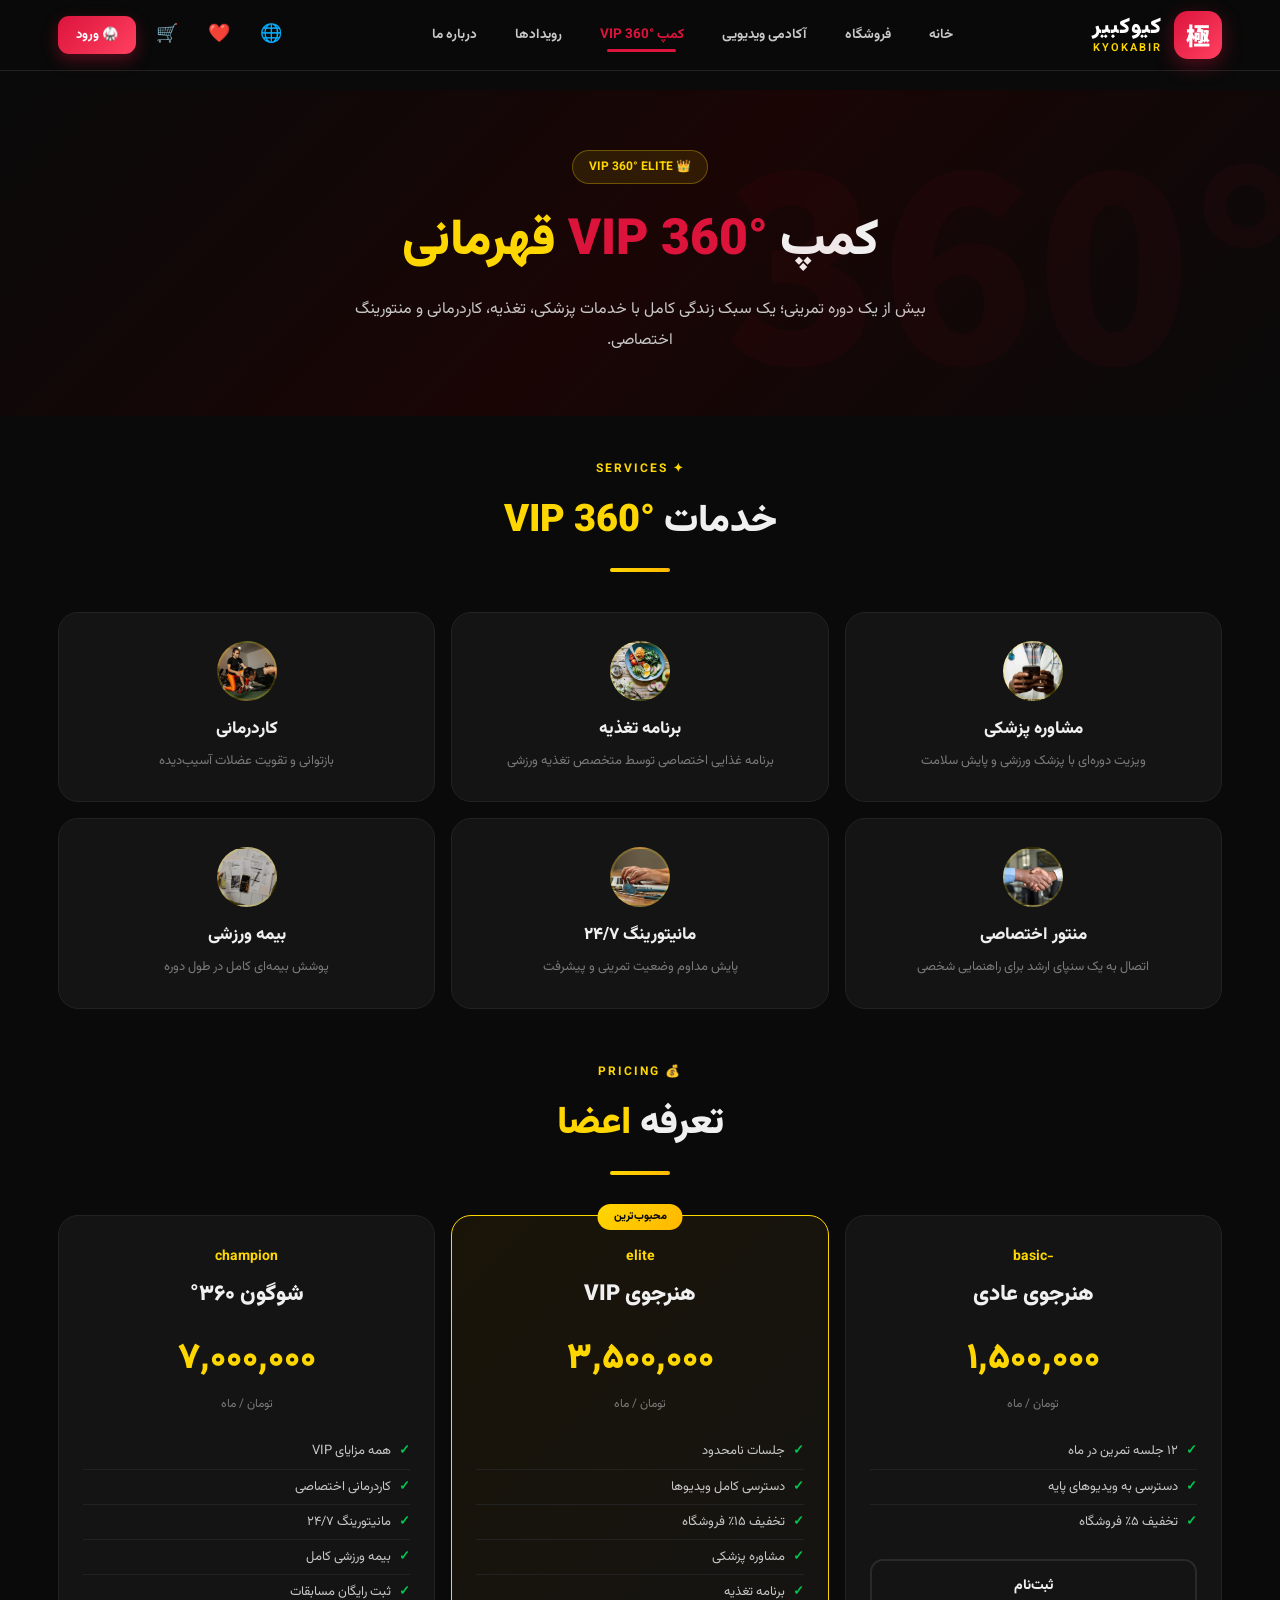
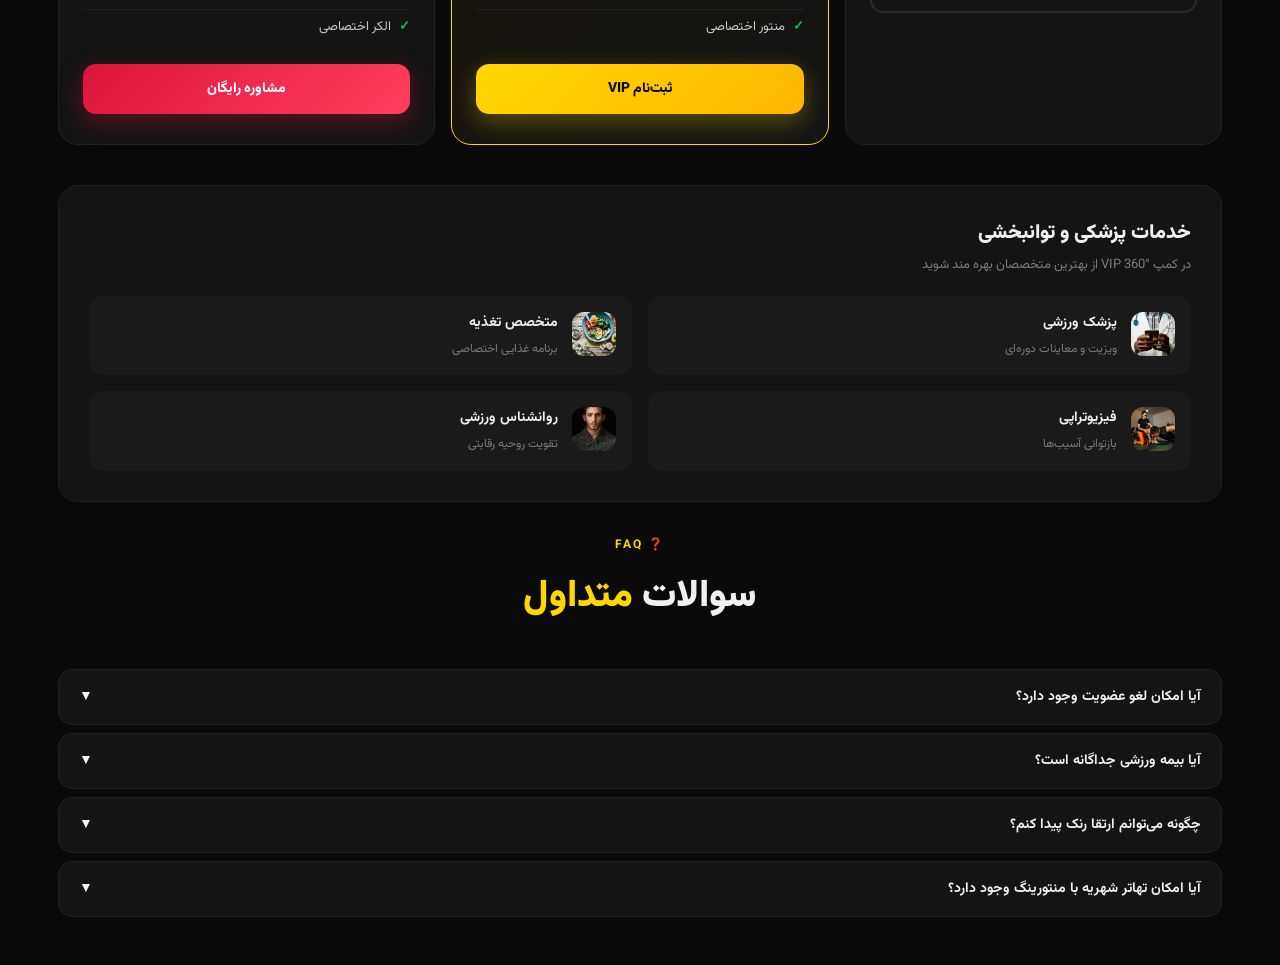
<file: vip.html>
<!DOCTYPE html>
<html lang="fa" dir="rtl">
<head>
  <meta charset="UTF-8">
  <meta name="viewport" content="width=device-width, initial-scale=1.0">
  <title>کمپ VIP 360° — KYOKABIR</title>
  <link rel="preconnect" href="https://fonts.googleapis.com">
  <link rel="preconnect" href="https://fonts.gstatic.com" crossorigin>
  <link href="https://fonts.googleapis.com/css2?family=Vazirmatn:wght@100..900&family=Noto+Sans+JP:wght@100..900&display=swap" rel="stylesheet">
  <link rel="stylesheet" href="css/style.css">
  <style>
    .vip-top{margin-top:90px;padding:60px 0;text-align:center;position:relative;overflow:hidden;background:linear-gradient(135deg,#0a0a0a,#1a0505,#0a0a0a);}
    .vip-top::before{content:'360°';position:absolute;right:-20px;top:50%;transform:translateY(-50%);font-size:clamp(120px,20vw,280px);font-weight:900;color:rgba(220,20,60,.04);font-family:var(--font-ja);pointer-events:none;}
    .vip-top h1{font-size:clamp(30px,5vw,50px);font-weight:900;}
    .vip-top .sub{color:var(--ink2);font-size:16px;margin-top:10px;max-width:600px;margin-inline:auto;line-height:1.9;}
    .vip-sec{max-width:var(--maxw);margin-inline:auto;padding:40px 18px;}
    .vip-grid{display:grid;grid-template-columns:repeat(3,1fr);gap:16px;}
    .vip-card{background:var(--bg-card);border:1px solid var(--line);border-radius:var(--r-lg);padding:28px 24px;text-align:center;transition:.3s;position:relative;overflow:hidden;}
    .vip-card::before{content:'';position:absolute;top:0;left:0;right:0;height:3px;background:var(--grad-gold);transform:scaleX(0);transition:.3s;transform-origin:left;}
    .vip-card:hover{border-color:var(--gold);transform:translateY(-6px);box-shadow:var(--shadow);}
    .vip-card:hover::before{transform:scaleX(1);}
    .vip-card .ic{width:60px;height:60px;border-radius:50%;margin:0 auto 14px;display:grid;place-items:center;background-size:cover;background-position:center;background-color:rgba(255,215,0,.08);border:2px solid rgba(255,215,0,.2);overflow:hidden;}
    .vip-card h3{font-size:17px;font-weight:800;margin-bottom:6px;}
    .vip-card p{font-size:13px;color:var(--muted);line-height:1.8;}
    .pricing-grid{display:grid;grid-template-columns:repeat(3,1fr);gap:16px;margin-top:30px;}
    .price-card{background:var(--bg-card);border:1px solid var(--line);border-radius:var(--r-lg);padding:30px 24px;text-align:center;transition:.3s;position:relative;}
    .price-card.featured{border-color:var(--gold);background:linear-gradient(135deg,#1a1408,#141414);}
    .price-card.featured::before{content:'محبوب‌ترین';position:absolute;top:-12px;left:50%;transform:translateX(-50%);background:var(--grad-gold);color:#0a0a0a;padding:4px 16px;border-radius:99px;font-size:11px;font-weight:800;}
    .price-card:hover{transform:translateY(-4px);box-shadow:var(--shadow);}
    .price-card .tier{font-size:14px;font-weight:700;color:var(--gold);margin-bottom:6px;}
    .price-card .name{font-size:22px;font-weight:900;}
    .price-card .price{font-size:36px;font-weight:900;color:var(--gold);margin:16px 0 4px;}
    .price-card .period{font-size:12px;color:var(--muted);margin-bottom:20px;}
    .price-card ul{list-style:none;text-align:start;font-size:13px;color:var(--ink2);margin-bottom:20px;}
    .price-card ul li{padding:6px 0;display:flex;align-items:center;gap:8px;border-bottom:1px solid var(--line);}
    .price-card ul li:last-child{border:0;}
    .price-card ul li::before{content:'✓';color:var(--green);font-weight:700;flex-shrink:0;}
    .med-section{margin-top:40px;background:var(--bg-card);border:1px solid var(--line);border-radius:var(--r-lg);padding:30px;}
    .med-grid{display:grid;grid-template-columns:repeat(2,1fr);gap:16px;margin-top:20px;}
    .med-card{display:flex;gap:14px;align-items:flex-start;padding:16px;border-radius:var(--r);background:var(--bg3);transition:.2s;}
    .med-card:hover{transform:translateY(-2px);background:var(--bg-card);}
    .med-card .ic{width:44px;height:44px;border-radius:12px;display:grid;place-items:center;flex-shrink:0;background-size:cover;background-position:center;}
    .med-card h4{font-size:14px;font-weight:700;margin-bottom:3px;}
    .med-card p{font-size:12px;color:var(--muted);}
    .faq-section{margin-top:30px;}
    .faq-item{background:var(--bg-card);border:1px solid var(--line);border-radius:var(--r);margin-bottom:8px;overflow:hidden;}
    .faq-q{width:100%;padding:16px 20px;text-align:start;font-size:14px;font-weight:700;color:var(--ink);display:flex;align-items:center;justify-content:space-between;}
    .faq-q:hover{color:var(--gold);}
    .faq-a{padding:0 20px 16px;font-size:13px;color:var(--muted);line-height:1.9;display:none;}
    .faq-item.open .faq-a{display:block;}
    .faq-item.open .faq-q .arrow{transform:rotate(180deg);}
    .faq-q .arrow{transition:.2s;}
    @media(max-width:760px){.vip-grid,.pricing-grid{grid-template-columns:1fr;}.med-grid{grid-template-columns:1fr;}}
  </style>
</head>
<body>

<header class="site-header">
  <div class="container header-inner">
    <a href="index.html" class="logo"><div class="logo-icon">極</div><div class="logo-text"><div class="brand">کیوکبیر</div><div class="sub">KYOKABIR</div></div></a>
    <nav><a href="index.html">خانه</a><a href="shop.html">فروشگاه</a><a href="videos.html">آکادمی ویدیویی</a><a href="vip.html" class="active">کمپ VIP 360°</a><a href="events.html">رویدادها</a><a href="about.html">درباره ما</a></nav>
    <div class="header-actions"><button class="h-btn" onclick="KBA.toggleLang()">🌐</button><button class="h-btn">❤️<span class="badge fav-badge" style="display:none">0</span></button><button class="h-btn cart-btn">🛒<span class="badge cart-badge">0</span></button><button class="login-btn" onclick="KBA.showLogin()">🥋 ورود</button></div>
  </div>
</header>

<div class="vip-top">
  <div class="container">
    <div style="display:inline-flex;align-items:center;gap:8px;padding:6px 16px;border-radius:99px;background:rgba(255,215,0,.1);border:1px solid rgba(255,215,0,.3);color:var(--gold);font-size:12px;font-weight:700;margin-bottom:16px">👑 VIP 360° ELITE</div>
    <h1>کمپ <span style="color:var(--red)">VIP 360°</span> <span style="color:var(--gold)">قهرمانی</span></h1>
    <p class="sub">بیش از یک دوره تمرینی؛ یک سبک زندگی کامل با خدمات پزشکی، تغذیه، کاردرمانی و منتورینگ اختصاصی.</p>
  </div>
</div>

<div class="vip-sec">
  <div class="section-head">
    <div class="eyebrow" style="color:var(--gold)">✦ SERVICES</div>
    <h2>خدمات <span style="color:var(--gold)">VIP 360°</span></h2>
    <div class="deco-line" style="background:var(--grad-gold)"></div>
  </div>
  <div class="vip-grid">
    <div class="vip-card"><div class="ic" style="background-image:url('images/u-1576091160399-112ba8d25d1d.jpg')"></div><h3>مشاوره پزشکی</h3><p>ویزیت دوره‌ای با پزشک ورزشی و پایش سلامت</p></div>
    <div class="vip-card"><div class="ic" style="background-image:url('images/u-1490645935967-10de6ba17061.jpg')"></div><h3>برنامه تغذیه</h3><p>برنامه غذایی اختصاصی توسط متخصص تغذیه ورزشی</p></div>
    <div class="vip-card"><div class="ic" style="background-image:url('images/u-1571019614242-c5c5dee9f50b.jpg')"></div><h3>کاردرمانی</h3><p>بازتوانی و تقویت عضلات آسیب‌دیده</p></div>
    <div class="vip-card"><div class="ic" style="background-image:url('images/u-1521791136064-7986c2920216.jpg')"></div><h3>منتور اختصاصی</h3><p>اتصال به یک سنپای ارشد برای راهنمایی شخصی</p></div>
    <div class="vip-card"><div class="ic" style="background-image:url('images/u-1576091160550-2173dba999ef.jpg')"></div><h3>مانیتورینگ ۲۴/۷</h3><p>پایش مداوم وضعیت تمرینی و پیشرفت</p></div>
    <div class="vip-card"><div class="ic" style="background-image:url('images/u-1554224155-6726b3ff858f.jpg')"></div><h3>بیمه ورزشی</h3><p>پوشش بیمه‌ای کامل در طول دوره</p></div>
  </div>

  <!-- PRICING -->
  <div class="section-head" style="margin-top:50px">
    <div class="eyebrow" style="color:var(--gold)">💰 PRICING</div>
    <h2>تعرفه <span style="color:var(--gold)">اعضا</span></h2>
    <div class="deco-line" style="background:var(--grad-gold)"></div>
  </div>
  <div class="pricing-grid">
    <div class="price-card">
      <div class="tier">-basic</div>
      <div class="name">هنرجوی عادی</div>
      <div class="price">۱,۵۰۰,۰۰۰</div>
      <div class="period">تومان / ماه</div>
      <ul><li>۱۲ جلسه تمرین در ماه</li><li>دسترسی به ویدیوهای پایه</li><li>تخفیف ۵٪ فروشگاه</li></ul>
      <button class="btn btn-outline" style="width:100%">ثبت‌نام</button>
    </div>
    <div class="price-card featured">
      <div class="tier">elite</div>
      <div class="name">هنرجوی VIP</div>
      <div class="price">۳,۵۰۰,۰۰۰</div>
      <div class="period">تومان / ماه</div>
      <ul><li>جلسات نامحدود</li><li>دسترسی کامل ویدیوها</li><li>تخفیف ۱۵٪ فروشگاه</li><li>مشاوره پزشکی</li><li>برنامه تغذیه</li><li>منتور اختصاصی</li></ul>
      <button class="btn btn-gold" style="width:100%">ثبت‌نام VIP</button>
    </div>
    <div class="price-card">
      <div class="tier">champion</div>
      <div class="name">شوگون ۳۶۰°</div>
      <div class="price">۷,۰۰۰,۰۰۰</div>
      <div class="period">تومان / ماه</div>
      <ul><li>همه مزایای VIP</li><li>کاردرمانی اختصاصی</li><li>مانیتورینگ ۲۴/۷</li><li>بیمه ورزشی کامل</li><li>ثبت رایگان مسابقات</li><li>الکر اختصاصی</li></ul>
      <button class="btn btn-red" style="width:100%">مشاوره رایگان</button>
    </div>
  </div>

  <!-- MEDICAL -->
  <div class="med-section">
    <h3 style="font-size:20px;font-weight:900">خدمات پزشکی و توانبخشی</h3>
    <p style="color:var(--muted);font-size:13px;margin-top:4px">در کمپ VIP 360° از بهترین متخصصان بهره مند شوید</p>
    <div class="med-grid">
      <div class="med-card"><div class="ic" style="background-image:url('images/u-1576091160399-112ba8d25d1d.jpg')"></div><div><h4>پزشک ورزشی</h4><p>ویزیت و معاینات دوره‌ای</p></div></div>
      <div class="med-card"><div class="ic" style="background-image:url('images/u-1490645935967-10de6ba17061.jpg')"></div><div><h4>متخصص تغذیه</h4><p>برنامه غذایی اختصاصی</p></div></div>
      <div class="med-card"><div class="ic" style="background-image:url('images/u-1571019614242-c5c5dee9f50b.jpg')"></div><div><h4>فیزیوتراپی</h4><p>بازتوانی آسیب‌ها</p></div></div>
      <div class="med-card"><div class="ic" style="background-image:url('images/u-1506794778202-cad84cf45f1d.jpg')"></div><div><h4>روانشناس ورزشی</h4><p>تقویت روحیه رقابتی</p></div></div>
    </div>
  </div>

  <!-- FAQ -->
  <div class="faq-section">
    <div class="section-head">
      <div class="eyebrow" style="color:var(--gold)">❓ FAQ</div>
      <h2>سوالات <span style="color:var(--gold)">متداول</span></h2>
    </div>
    <div class="faq-item"><button class="faq-q">آیا امکان لغو عضویت وجود دارد؟ <span class="arrow">▼</span></button><div class="faq-a">بله، در هر زمان می‌توانید عضویت خود را لغو کنید. هزینه باقیمانده ماه جاری به کیف پول شما بازمی‌گردد.</div></div>
    <div class="faq-item"><button class="faq-q">آیا بیمه ورزشی جداگانه است؟ <span class="arrow">▼</span></button><div class="faq-a">بیمه ورزشی در پکیج شوگون ۳۶۰° شامل است. در پکیج‌های دیگر می‌توانید جداگانه تهیه کنید.</div></div>
    <div class="faq-item"><button class="faq-q">چگونه می‌توانم ارتقا رنک پیدا کنم؟ <span class="arrow">▼</span></button><div class="faq-a">از طریق کسب امتیاز XP در جلسات حضوری، تمدید شهریه، قبولی در آزمون‌ها و مشارکت در مسابقات.</div></div>
    <div class="faq-item"><button class="faq-q">آیا امکان تهاتر شهریه با منتورینگ وجود دارد؟ <span class="arrow">▼</span></button><div class="faq-a">بله، سنپای‌های ارشد می‌توانند با منتورینگ شاگردان VIP، اعتبار کیف پول دریافت کنند.</div></div>
  </div>
</div>

<!-- AUTH MODAL -->
<div class="modal-overlay" id="authModal">
  <div class="modal" style="position:relative"><button class="close" onclick="KBA.closeLogin()">✕</button><div class="modal-icon">🥋</div><h3>ورود به حساب کاربری</h3><p>شماره موبایل خود را وارد کنید</p><div class="input-group"><input type="tel" placeholder="۰۹۱۲۳۴۵۶۷۸۹" maxlength="11"><label>شماره موبایل</label></div><button class="btn btn-red" style="width:100%" onclick="KBA.toast('کد تایید ارسال شد')">ارسال کد تایید</button><div style="margin-top:20px;border-top:1px solid var(--line);padding-top:16px"><div class="otp-row"><input type="text" class="otp-box" maxlength="1"><input type="text" class="otp-box" maxlength="1"><input type="text" class="otp-box" maxlength="1"><input type="text" class="otp-box" maxlength="1"><input type="text" class="otp-box" maxlength="1"></div><button class="btn btn-red" style="width:100%" onclick="KBA.closeLogin();KBA.toast('ورود موفق!')">تایید و ورود</button></div></div>
</div>
<div class="toast-zone"></div>
<button class="back-top" onclick="window.scrollTo({top:0,behavior:'smooth'})">↑</button>

<script src="js/data.js"></script>
<script src="js/i18n.js"></script>
<script src="js/main.js"></script>
<script>
document.addEventListener('DOMContentLoaded', () => {
  document.querySelectorAll('.faq-q').forEach(q => {
    q.addEventListener('click', () => q.closest('.faq-item').classList.toggle('open'));
  });
});
</script>
</body>
</html>
</file>
<file: css/style.css>
:root {
  --bg: #0a0a0a;
  --bg2: #111111;
  --bg3: #1a1a1a;
  --bg-card: #141414;
  --red: #dc143c;
  --red-d: #b01030;
  --red-glow: rgba(220,20,60,.35);
  --gold: #ffd700;
  --gold-d: #c5a200;
  --gold-glow: rgba(255,215,0,.3);
  --ink: #f0f0f0;
  --ink2: #c8c8c8;
  --muted: #7a7a7a;
  --line: #222;
  --line2: #2a2a2a;
  --green: #00c851;
  --green-soft: rgba(0,200,81,.12);
  --amber: #ff9800;
  --blue: #2979ff;
  --font: 'Vazirmatn', 'Segoe UI', Tahoma, sans-serif;
  --font-ja: 'Noto Sans JP', 'Hiragino Sans', sans-serif;
  --maxw: 1200px;
  --r: 14px;
  --r-lg: 20px;
  --shadow: 0 8px 30px rgba(0,0,0,.5);
  --shadow-lg: 0 20px 50px rgba(0,0,0,.6);
  --grad-red: linear-gradient(135deg, #dc143c, #ff4060);
  --grad-gold: linear-gradient(135deg, #ffd700, #ffb700);
  --grad-dark: linear-gradient(135deg, #0a0a0a, #1a1a1a);
}
*{box-sizing:border-box;margin:0;padding:0;}
html{scroll-behavior:smooth;}
body{font-family:var(--font);background:var(--bg);color:var(--ink);font-size:15px;line-height:1.7;-webkit-font-smoothing:antialiased;overflow-x:hidden;}
body.lock{overflow:hidden;}
a{color:inherit;text-decoration:none;}
button{font-family:inherit;cursor:pointer;border:0;background:none;color:inherit;}
input,select,textarea{font-family:inherit;}
img{display:block;max-width:100%;}
.container{max-width:var(--maxw);margin-inline:auto;padding-inline:18px;}
::selection{background:var(--red);color:#fff;}
::-webkit-scrollbar{width:8px;}
::-webkit-scrollbar-track{background:var(--bg2);}
::-webkit-scrollbar-thumb{background:var(--line2);border-radius:99px;}
::-webkit-scrollbar-thumb:hover{background:var(--red);}

/* ===== HEADER ===== */
.site-header{position:fixed;top:0;left:0;right:0;z-index:100;background:rgba(10,10,10,.92);backdrop-filter:blur(20px);-webkit-backdrop-filter:blur(20px);border-bottom:1px solid var(--line);}
.header-inner{display:flex;align-items:center;justify-content:space-between;height:70px;}
.logo{display:flex;align-items:center;gap:12px;}
.logo-icon{width:48px;height:48px;background:var(--grad-red);border-radius:14px;display:grid;place-items:center;font-size:24px;font-weight:900;color:#fff;font-family:var(--font-ja);box-shadow:0 6px 20px var(--red-glow);}
.logo-text{line-height:1.2;}
.logo-text .brand{font-size:22px;font-weight:900;color:#fff;letter-spacing:1px;}
.logo-text .sub{font-size:11px;color:var(--gold);font-weight:600;letter-spacing:2px;}
nav{display:flex;align-items:center;gap:6px;}
nav a{padding:8px 16px;border-radius:10px;font-size:13.5px;font-weight:700;color:var(--ink2);transition:.2s;position:relative;}
nav a:hover{color:#fff;background:rgba(255,255,255,.06);}
nav a.active{color:var(--red);}
nav a.active::after{content:'';position:absolute;bottom:2px;left:20%;right:20%;height:3px;background:var(--red);border-radius:99px;}
.header-actions{display:flex;align-items:center;gap:10px;}
.h-btn{position:relative;width:42px;height:42px;border-radius:12px;display:grid;place-items:center;transition:.2s;font-size:18px;}
.h-btn:hover{background:rgba(255,255,255,.08);}
.h-btn .badge{position:absolute;top:2px;right:2px;width:18px;height:18px;border-radius:50%;background:var(--red);color:#fff;font-size:10px;font-weight:700;display:grid;place-items:0;box-shadow:0 2px 6px var(--red-glow);}
.login-btn{display:flex;align-items:center;gap:7px;padding:9px 18px;border-radius:11px;background:var(--grad-red);color:#fff;font-size:13px;font-weight:700;transition:.2s;box-shadow:0 6px 16px var(--red-glow);}
.login-btn:hover{transform:translateY(-2px);box-shadow:0 10px 24px var(--red-glow);}

/* ===== HERO ===== */
.hero{margin-top:70px;position:relative;min-height:92vh;display:flex;align-items:center;overflow:hidden;}
.hero-bg{position:absolute;inset:0;background:
  linear-gradient(rgba(10,10,10,.82), rgba(10,10,10,.6)),
  url('images/u-1555597673-b21d5c935865.jpg') center/cover no-repeat;}
.hero-bg::after{content:'';position:absolute;inset:0;background:url("data:image/svg+xml,%3Csvg width='60' height='60' xmlns='http://www.w3.org/2000/svg'%3E%3Cpath d='M30 0L60 30 30 60 0 30z' fill='none' stroke='%23222' stroke-width='.5'/%3E%3C/svg%3E");opacity:.25;}
.hero-content{position:relative;z-index:2;max-width:650px;padding-block:60px;}
.hero-eyebrow{display:inline-flex;align-items:center;gap:8px;background:rgba(220,20,60,.12);border:1px solid rgba(220,20,60,.3);padding:6px 16px;border-radius:99px;font-size:12px;font-weight:700;color:var(--red);margin-bottom:20px;}
.hero-eyebrow .dot{width:8px;height:8px;border-radius:50%;background:var(--red);animation:pulse 2s infinite;}
@keyframes pulse{0%,100%{opacity:1;transform:scale(1);}50%{opacity:.5;transform:scale(1.3);}}
.hero-title{font-size:clamp(36px,5vw,62px);font-weight:900;line-height:1.2;margin-bottom:16px;}
.hero-title .red{color:var(--red);}
.hero-title .gold{color:var(--gold);}
.hero-title .ja{font-family:var(--font-ja);font-weight:900;}
.hero-sub{font-size:17px;color:var(--ink2);max-width:500px;margin-bottom:30px;line-height:1.9;}
.hero-btns{display:flex;gap:14px;flex-wrap:wrap;}
.btn{display:inline-flex;align-items:center;justify-content:center;gap:8px;padding:14px 28px;border-radius:13px;font-weight:800;font-size:14px;transition:.2s;flex-shrink:0;}
.btn svg{flex-shrink:0;}
.btn-red{background:var(--grad-red);color:#fff;box-shadow:0 8px 24px var(--red-glow);}
.btn-red:hover{transform:translateY(-3px);box-shadow:0 14px 32px var(--red-glow);}
.btn-gold{background:var(--grad-gold);color:#0a0a0a;box-shadow:0 8px 24px var(--gold-glow);}
.btn-gold:hover{transform:translateY(-3px);box-shadow:0 14px 32px var(--gold-glow);}
.btn-outline{border:2px solid var(--line2);color:var(--ink);background:transparent;}
.btn-outline:hover{border-color:var(--red);color:var(--red);}
.hero-stats{display:flex;gap:40px;margin-top:40px;padding-top:30px;border-top:1px solid var(--line);}
.stat-item .num{font-size:32px;font-weight:900;color:var(--gold);}
.stat-item .lbl{font-size:12px;color:var(--muted);margin-top:2px;}
.hero-visual{position:absolute;left:10%;top:50%;transform:translateY(-50%);font-size:clamp(200px,25vw,380px);font-family:var(--font-ja);color:rgba(220,20,60,.06);font-weight:900;line-height:1;pointer-events:none;user-select:none;}
.hero-kanji{position:absolute;right:8%;top:50%;transform:translateY(-50%);font-size:clamp(80px,12vw,160px);font-family:var(--font-ja);color:rgba(255,215,0,.08);font-weight:900;line-height:1;pointer-events:none;text-align:center;}
.hero-kanji span{display:block;font-size:.4em;color:rgba(255,215,0,.12);margin-top:10px;}

/* ===== SECTIONS ===== */
.section{padding-block:60px;}
.section-head{text-align:center;margin-bottom:40px;}
.section-head .eyebrow{display:inline-flex;align-items:center;gap:8px;font-size:12px;font-weight:700;color:var(--gold);letter-spacing:2px;text-transform:uppercase;margin-bottom:10px;}
.section-head h2{font-size:clamp(24px,3.5vw,38px);font-weight:900;}
.section-head h2 .red{color:var(--red);}
.section-head .sub{color:var(--muted);font-size:14px;margin-top:8px;max-width:600px;margin-inline:auto;}
.deco-line{width:60px;height:4px;background:var(--grad-red);border-radius:99px;margin:14px auto 0;}

/* ===== FEATURES GRID ===== */
.features-grid{display:grid;grid-template-columns:repeat(3,1fr);gap:16px;}
.feat-card{background:var(--bg-card);border:1px solid var(--line);border-radius:var(--r-lg);padding:28px 24px;transition:.3s;position:relative;overflow:hidden;}
.feat-card::before{content:'';position:absolute;top:0;left:0;right:0;height:3px;background:var(--grad-red);transform:scaleX(0);transition:.3s;transform-origin:left;}
.feat-card:hover{border-color:var(--red);transform:translateY(-6px);box-shadow:var(--shadow);}
.feat-card:hover::before{transform:scaleX(1);}
.feat-ic{width:56px;height:56px;border-radius:16px;display:grid;place-items:center;font-size:26px;margin-bottom:16px;background-size:cover;background-position:center;position:relative;}
.feat-card h3{font-size:17px;font-weight:800;margin-bottom:6px;}
.feat-card p{font-size:13px;color:var(--muted);line-height:1.8;}
.feat-card .tag{display:inline-flex;margin-top:12px;padding:4px 12px;border-radius:99px;font-size:11px;font-weight:700;background:rgba(220,20,60,.1);color:var(--red);}

/* ===== RANKS ===== */
.ranks-grid{display:grid;grid-template-columns:repeat(4,1fr);gap:16px;}
.rank-card{background:var(--bg-card);border:1px solid var(--line);border-radius:var(--r-lg);padding:24px;text-align:center;transition:.3s;position:relative;overflow:hidden;}
.rank-card::after{content:'';position:absolute;inset:0;background:radial-gradient(circle at 50% 0%, var(--rank-color, rgba(255,255,255,.03)), transparent 60%);opacity:0;transition:.3s;}
.rank-card:hover{transform:translateY(-6px);box-shadow:var(--shadow);border-color:var(--rank-border, var(--line));}
.rank-card:hover::after{opacity:1;}
.rank-icon{width:70px;height:70px;border-radius:50%;margin:0 auto 14px;display:grid;place-items:center;overflow:hidden;background-size:cover;background-position:center;border:2px solid var(--rank-border, var(--line));transition:.3s;}
.rank-card:hover .rank-icon{border-color:var(--rank-border, var(--red));transform:scale(1.1);}
.rank-card h3{font-size:16px;font-weight:800;margin-bottom:4px;}
.rank-card .en{font-size:11px;color:var(--muted);font-family:var(--font-ja);}
.rank-card .disc{font-size:12px;color:var(--gold);font-weight:700;margin-top:8px;}
.rank-card .perks{list-style:none;margin-top:12px;text-align:start;font-size:12px;color:var(--ink2);}
.rank-card .perks li{padding:4px 0;display:flex;align-items:center;gap:6px;}
.rank-card .perks li::before{content:'✓';color:var(--green);font-weight:700;}

/* ===== PRODUCTS ===== */
.products-grid{display:grid;grid-template-columns:repeat(auto-fill,minmax(240px,1fr));gap:16px;}
.prod-card{background:var(--bg-card);border:1px solid var(--line);border-radius:var(--r-lg);overflow:hidden;transition:.3s;}
.prod-card:hover{transform:translateY(-6px);box-shadow:var(--shadow);border-color:var(--line2);}
.prod-img{aspect-ratio:1/1;display:grid;place-items:center;background:var(--bg3);position:relative;overflow:hidden;background-size:cover;background-position:center;}
.prod-img::after{content:'';position:absolute;inset:0;background:linear-gradient(180deg, rgba(0,0,0,0) 60%, rgba(0,0,0,.4) 100%);}
.prod-img .tag{position:absolute;top:12px;left:12px;padding:4px 10px;border-radius:8px;font-size:11px;font-weight:700;background:var(--red);color:#fff;}
.prod-body{padding:16px;}
.prod-cat{font-size:11px;color:var(--muted);font-weight:600;margin-bottom:4px;}
.prod-name{font-size:14px;font-weight:700;line-height:1.6;display:-webkit-box;-webkit-line-clamp:2;-webkit-box-orient:vertical;overflow:hidden;}
.prod-price{margin-top:10px;display:flex;align-items:baseline;gap:8px;}
.prod-price .current{font-size:18px;font-weight:900;color:var(--gold);}
.prod-price .old{font-size:13px;color:var(--muted);text-decoration:line-through;}
.prod-add{width:100%;margin-top:12px;padding:10px;border-radius:10px;background:var(--grad-red);color:#fff;font-weight:700;font-size:13px;transition:.2s;box-shadow:0 4px 12px var(--red-glow);}
.prod-add:hover{transform:translateY(-2px);box-shadow:0 8px 20px var(--red-glow);}

/* ===== VIDEOS ===== */
.videos-grid{display:grid;grid-template-columns:repeat(auto-fill,minmax(300px,1fr));gap:16px;}
.video-card{background:var(--bg-card);border:1px solid var(--line);border-radius:var(--r-lg);overflow:hidden;transition:.3s;}
.video-card:hover{transform:translateY(-4px);box-shadow:var(--shadow);}
.vid-thumb{aspect-ratio:16/9;display:grid;place-items:center;background:var(--bg3);position:relative;cursor:pointer;background-size:cover;background-position:center;}
.vid-thumb::after{content:'';position:absolute;inset:0;background:rgba(0,0,0,.3);}
.vid-thumb .play{width:60px;height:60px;border-radius:50%;background:rgba(220,20,60,.9);color:#fff;display:grid;place-items:center;font-size:24px;box-shadow:0 8px 24px var(--red-glow);transition:.2s;}
.vid-thumb:hover .play{transform:scale(1.1);}
.vid-thumb .dur{position:absolute;bottom:10px;left:10px;padding:3px 8px;border-radius:6px;background:rgba(0,0,0,.7);font-size:11px;font-weight:600;}
.vid-body{padding:14px 16px;}
.vid-level{display:inline-flex;padding:3px 10px;border-radius:99px;font-size:10px;font-weight:700;margin-bottom:6px;}
.vid-level.white{background:rgba(255,255,255,.1);color:#fff;}
.vid-level.yellow{background:rgba(255,215,0,.15);color:var(--gold);}
.vid-level.orange{background:rgba(255,152,0,.15);color:var(--amber);}
.vid-level.green{background:rgba(0,200,81,.12);color:var(--green);}
.vid-level.blue{background:rgba(41,121,255,.12);color:var(--blue);}
.vid-level.brown{background:rgba(139,90,43,.15);color:#c9956b;}
.vid-level.purple{background:rgba(156,39,176,.12);color:#ce93d8;}
.vid-level.red{background:rgba(220,20,60,.12);color:var(--red);}
.vid-level.black{background:rgba(255,255,255,.08);color:#fff;border:1px solid rgba(255,255,255,.15);}
.vid-title{font-size:14px;font-weight:700;line-height:1.6;}
.vid-meta{display:flex;gap:12px;margin-top:8px;font-size:11.5px;color:var(--muted);}

/* ===== EVENTS ===== */
.events-list{display:grid;gap:12px;}
.event-card{background:var(--bg-card);border:1px solid var(--line);border-radius:var(--r-lg);padding:20px;display:flex;gap:18px;align-items:center;transition:.3s;position:relative;overflow:hidden;}
.event-card::after{content:'';position:absolute;inset:0;background:linear-gradient(135deg, rgba(20,20,20,.88), rgba(20,20,20,.55));pointer-events:none;z-index:0;}
.event-card>*{position:relative;z-index:1;}
.event-card:hover{border-color:var(--line2);box-shadow:var(--shadow);}
.event-date{width:70px;text-align:center;flex-shrink:0;background:var(--bg3);border-radius:12px;padding:12px 8px;}
.event-date .day{font-size:28px;font-weight:900;color:var(--red);}
.event-date .month{font-size:11px;color:var(--muted);font-weight:600;}
.event-info{flex:1;}
.event-info h3{font-size:15px;font-weight:700;}
.event-info p{font-size:12.5px;color:var(--muted);margin-top:3px;}
.event-tag{display:inline-flex;padding:4px 12px;border-radius:99px;font-size:11px;font-weight:700;}
.event-tag.exam{background:rgba(220,20,60,.12);color:var(--red);}
.event-tag.competition{background:rgba(255,215,0,.12);color:var(--gold);}
.event-tag.camp{background:rgba(0,200,81,.12);color:var(--green);}
.event-tag.seminar{background:rgba(41,121,255,.12);color:var(--blue);}
.event-reg{padding:8px 18px;border-radius:10px;font-size:12px;font-weight:700;transition:.2s;}
.event-reg{background:var(--grad-red);color:#fff;box-shadow:0 4px 12px var(--red-glow);}
.event-reg:hover{transform:translateY(-2px);}

/* ===== VIP SECTION ===== */
.vip-hero{position:relative;border-radius:var(--r-lg);overflow:hidden;padding:60px 40px;color:#fff;background:linear-gradient(135deg, #0a0a0a 0%, #1a0505 50%, #0a0a0a 100%);border:1px solid rgba(220,20,60,.2);}
.vip-hero::before{content:'';position:absolute;inset:0;background:radial-gradient(circle at 80% 30%, rgba(220,20,60,.2), transparent 50%);pointer-events:none;}
.vip-hero::after{content:'360°';position:absolute;right:40px;top:50%;transform:translateY(-50%);font-size:clamp(100px,15vw,200px);font-weight:900;color:rgba(220,20,60,.08);font-family:var(--font-ja);pointer-events:none;}
.vip-content{position:relative;z-index:2;max-width:600px;}
.vip-badge{display:inline-flex;align-items:center;gap:8px;padding:6px 16px;border-radius:99px;background:rgba(255,215,0,.12);border:1px solid rgba(255,215,0,.3);color:var(--gold);font-size:12px;font-weight:700;margin-bottom:16px;}
.vip-title{font-size:clamp(28px,4vw,44px);font-weight:900;line-height:1.3;}
.vip-title .red{color:var(--red);}
.vip-title .gold{color:var(--gold);}
.vip-desc{font-size:15px;color:var(--ink2);margin-top:12px;line-height:1.9;}
.vip-features{display:grid;grid-template-columns:1fr 1fr;gap:12px;margin-top:24px;}
.vip-feat{display:flex;align-items:center;gap:10px;font-size:13px;font-weight:600;color:var(--ink2);}
.vip-feat .ic{width:32px;height:32px;border-radius:10px;background:rgba(220,20,60,.15);display:grid;place-items:center;flex-shrink:0;overflow:hidden;}
.vip-feat .ic img{width:100%;height:100%;object-fit:cover;}

/* ===== FOOTER ===== */
.footer{background:var(--bg2);border-top:1px solid var(--line);padding-block:50px 24px;margin-top:40px;}
.footer-grid{display:grid;grid-template-columns:1.4fr 1fr 1fr 1fr;gap:30px;}
.footer h4{font-size:15px;font-weight:800;color:#fff;margin-bottom:14px;}
.footer-about{font-size:13px;color:var(--muted);line-height:2;}
.footer-links{list-style:none;display:grid;gap:9px;font-size:13px;}
.footer-links a{color:var(--ink2);transition:.18s;display:inline-flex;align-items:center;gap:6px;}
.footer-links a:hover{color:var(--red);padding-inline-start:4px;}
.footer-bottom{border-top:1px solid var(--line);margin-top:30px;padding-top:18px;display:flex;align-items:center;justify-content:space-between;gap:10px;flex-wrap:wrap;font-size:12px;color:var(--muted);}
.social-row{display:flex;gap:8px;}
.social-row a{width:36px;height:36px;border-radius:10px;background:var(--bg3);display:grid;place-items:center;font-size:16px;transition:.2s;}
.social-row a:hover{background:var(--red);transform:translateY(-3px);}

/* ===== AUTH MODAL ===== */
.modal-overlay{position:fixed;inset:0;z-index:200;background:rgba(0,0,0,.6);backdrop-filter:blur(8px);display:grid;place-items:center;padding:16px;opacity:0;visibility:hidden;transition:.3s;}
.modal-overlay.show{opacity:1;visibility:visible;}
.modal{background:var(--bg-card);border:1px solid var(--line);border-radius:var(--r-lg);max-width:420px;width:100%;padding:32px;text-align:center;transform:scale(.9) translateY(20px);transition:.35s cubic-bezier(.2,.9,.3,1.2);box-shadow:var(--shadow-lg);}
.modal-overlay.show .modal{transform:none;}
.modal .close{position:absolute;top:16px;left:16px;width:32px;height:32px;border-radius:8px;display:grid;place-items:center;background:var(--bg3);font-size:14px;transition:.2s;}
.modal .close:hover{background:var(--red);color:#fff;}
.modal-icon{width:70px;height:70px;border-radius:50%;margin:0 auto 16px;display:grid;place-items:center;font-size:32px;background:rgba(220,20,60,.12);color:var(--red);}
.modal h3{font-size:20px;font-weight:900;margin-bottom:8px;}
.modal p{color:var(--muted);font-size:13.5px;margin-bottom:20px;}
.input-group{position:relative;margin-bottom:12px;}
.input-group input{width:100%;padding:14px 16px;border-radius:12px;border:2px solid var(--line);background:var(--bg3);color:var(--ink);font-size:14px;transition:.2s;text-align:center;font-size:18px;letter-spacing:6px;}
.input-group input:focus{border-color:var(--red);outline:none;box-shadow:0 0 0 4px rgba(220,20,60,.15);}
.input-group label{position:absolute;top:-8px;left:16px;background:var(--bg-card);padding:0 6px;font-size:11px;color:var(--muted);font-weight:600;}
.otp-row{display:flex;gap:8px;justify-content:center;margin-bottom:16px;}
.otp-box{width:48px;height:54px;border-radius:12px;border:2px solid var(--line);background:var(--bg3);color:var(--ink);text-align:center;font-size:22px;font-weight:800;transition:.2s;}
.otp-box:focus{border-color:var(--red);outline:none;box-shadow:0 0 0 4px rgba(220,20,60,.15);}
.resend{font-size:12px;color:var(--muted);margin-top:12px;}
.resend a{color:var(--red);font-weight:700;cursor:pointer;}
.timer{color:var(--gold);font-weight:700;}

/* ===== DASHBOARD ===== */
.dash-layout{display:grid;grid-template-columns:260px 1fr;gap:20px;margin-top:90px;min-height:calc(100vh - 90px);}
.dash-sidebar{background:var(--bg-card);border:1px solid var(--line);border-radius:var(--r-lg);padding:20px;position:sticky;top:90px;height:fit-content;}
.dash-user{text-align:center;padding-bottom:16px;border-bottom:1px solid var(--line);margin-bottom:16px;}
.dash-avatar{width:80px;height:80px;border-radius:50%;margin:0 auto 10px;background:var(--grad-red);display:grid;place-items:center;border:3px solid var(--gold);overflow:hidden;}
.dash-avatar img{width:100%;height:100%;object-fit:cover;}
.dash-name{font-size:16px;font-weight:800;}
.dash-rank{font-size:12px;color:var(--gold);font-weight:700;margin-top:2px;}
.dash-nav{list-style:none;display:grid;gap:3px;}
.dash-nav a{display:flex;align-items:center;gap:10px;padding:10px 14px;border-radius:10px;font-size:13.5px;font-weight:600;color:var(--ink2);transition:.15s;}
.dash-nav a:hover{background:rgba(255,255,255,.05);color:#fff;}
.dash-nav a.active{background:rgba(220,20,60,.1);color:var(--red);}
.dash-nav a .ic{font-size:18px;width:24px;text-align:center;}
.dash-main{display:grid;gap:20px;}
.dash-top{display:grid;grid-template-columns:repeat(4,1fr);gap:14px;}
.dash-stat{background:var(--bg-card);border:1px solid var(--line);border-radius:var(--r);padding:18px;display:flex;align-items:center;gap:14px;transition:.2s;}
.dash-stat:hover{border-color:var(--line2);transform:translateY(-2px);}
.dash-stat .ic{width:46px;height:46px;border-radius:13px;display:grid;place-items:center;flex-shrink:0;background-size:cover;background-position:center;}
.dash-stat .val{font-size:22px;font-weight:900;}
.dash-stat .lbl{font-size:11.5px;color:var(--muted);}

/* ===== LOYALTY CARD ===== */
.loyalty-card{background:linear-gradient(135deg, #1a0505, #0a0a0a 50%, #050a1a);border:1px solid rgba(255,215,0,.2);border-radius:var(--r-lg);padding:30px;position:relative;overflow:hidden;}
.loyalty-card::before{content:'';position:absolute;inset:0;background:radial-gradient(circle at 80% 20%, rgba(255,215,0,.1), transparent 50%);pointer-events:none;}
.loyalty-card::after{content:'360°';position:absolute;right:30px;bottom:-10px;font-size:120px;font-weight:900;color:rgba(255,215,0,.04);font-family:var(--font-ja);pointer-events:none;}
.loyalty-header{display:flex;justify-content:space-between;align-items:flex-start;margin-bottom:20px;}
.loyalty-header .rank-info{display:flex;align-items:center;gap:14px;}
.loyalty-header .rank-icon{width:56px;height:56px;border-radius:50%;display:grid;place-items:center;font-size:28px;border:2px solid var(--gold);}
.loyalty-header .rank-name{font-size:18px;font-weight:800;color:var(--gold);}
.loyalty-header .rank-en{font-size:11px;color:var(--muted);font-family:var(--font-ja);}
.loyalty-header .xp-text{font-size:13px;color:var(--gold);font-weight:700;}
.xp-bar{height:10px;background:var(--bg3);border-radius:99px;overflow:hidden;margin-top:8px;}
.xp-fill{height:100%;background:var(--grad-gold);border-radius:99px;transition:width .8s;}
.loyalty-bottom{display:flex;justify-content:space-between;align-items:center;margin-top:16px;padding-top:16px;border-top:1px solid rgba(255,215,0,.1);}
.loyalty-bottom .info{font-size:12px;color:var(--muted);}
.loyalty-bottom .info b{color:var(--gold);}

/* ===== LEADERBOARD ===== */
.lb-card{display:flex;align-items:center;gap:14px;}
.lb-avatar{width:56px;height:56px;border-radius:50%;overflow:hidden;flex-shrink:0;border:2px solid var(--gold);background:var(--bg3);}
.lb-avatar img{width:100%;height:100%;object-fit:cover;}
.lb-rank{font-size:24px;font-weight:900;color:var(--gold);font-family:var(--font-ja);flex-shrink:0;}

/* ===== TEAM ===== */
.team-grid{display:grid;grid-template-columns:repeat(4,1fr);gap:16px;}
.team-card{background:var(--bg-card);border:1px solid var(--line);border-radius:var(--r-lg);padding:24px;text-align:center;transition:.3s;}
.team-card:hover{transform:translateY(-4px);box-shadow:var(--shadow);border-color:var(--line2);}
.team-avatar{width:86px;height:86px;border-radius:50%;margin:0 auto 12px;overflow:hidden;border:3px solid var(--gold);background:var(--bg3);}
.team-avatar img{width:100%;height:100%;object-fit:cover;}
.team-card h3{font-size:15px;font-weight:800;}
.team-card .role{font-size:12px;color:var(--gold);font-weight:600;margin-top:2px;}
.team-card .bio{font-size:12px;color:var(--muted);margin-top:8px;line-height:1.8;}

/* ===== EMPTY STATE ===== */
.empty-state{background:var(--bg-card);border:1px solid var(--line);border-radius:var(--r-lg);padding:60px 20px;text-align:center;}
.empty-state .big{font-size:70px;}
.empty-state h3{margin-top:14px;font-size:20px;font-weight:800;}
.empty-state p{color:var(--muted);margin-top:6px;font-size:14px;}

/* ===== TOAST ===== */
.toast-zone{position:fixed;bottom:24px;left:24px;z-index:300;display:grid;gap:10px;}
.toast{background:#1c2129;color:#fff;padding:14px 18px;border-radius:13px;display:flex;align-items:center;gap:10px;box-shadow:0 14px 34px rgba(0,0,0,.4);font-size:13.5px;font-weight:600;animation:toastIn .4s cubic-bezier(.2,.9,.3,1.2);max-width:340px;}
.toast .t-icon{width:30px;height:30px;border-radius:10px;display:grid;place-items:center;flex-shrink:0;background:var(--green);font-size:14px;}
.toast.err .t-icon{background:var(--red);}
.toast.out{animation:toastOut .3s forwards;}
@keyframes toastIn{from{opacity:0;transform:translateY(20px) scale(.9);}}
@keyframes toastOut{to{opacity:0;transform:translateY(12px) scale(.9);}}

/* ===== BACK TOP ===== */
.back-top{position:fixed;bottom:24px;right:24px;z-index:50;width:46px;height:46px;border-radius:50%;background:var(--grad-red);color:#fff;display:grid;place-items:center;box-shadow:0 8px 20px var(--red-glow);opacity:0;visibility:hidden;transform:translateY(12px);transition:.3s;}
.back-top.show{opacity:1;visibility:visible;transform:none;}
.back-top:hover{transform:translateY(-4px);}

/* ===== RESPONSIVE ===== */
@media(max-width:1000px){
  .features-grid,.ranks-grid{grid-template-columns:repeat(2,1fr);}
  .dash-layout{grid-template-columns:1fr;}
  .dash-sidebar{position:static;}
  .footer-grid{grid-template-columns:1fr 1fr;}
  .hero-visual,.hero-kanji{display:none;}
  .vip-features{grid-template-columns:1fr;}
}
@media(max-width:760px){
  .header-inner nav{display:none;}
  .features-grid,.ranks-grid{grid-template-columns:1fr;}
  .hero{min-height:auto;padding-block:100px 50px;}
  .hero-stats{gap:20px;flex-wrap:wrap;}
  .footer-grid{grid-template-columns:1fr;}
  .dash-top{grid-template-columns:repeat(2,1fr);}
  .products-grid{grid-template-columns:repeat(2,1fr);}
  .videos-grid{grid-template-columns:1fr;}
  .event-card{flex-direction:column;text-align:center;}
}
@media(max-width:430px){
  .dash-top{grid-template-columns:1fr;}
  .products-grid{grid-template-columns:1fr;}
}
</file>
